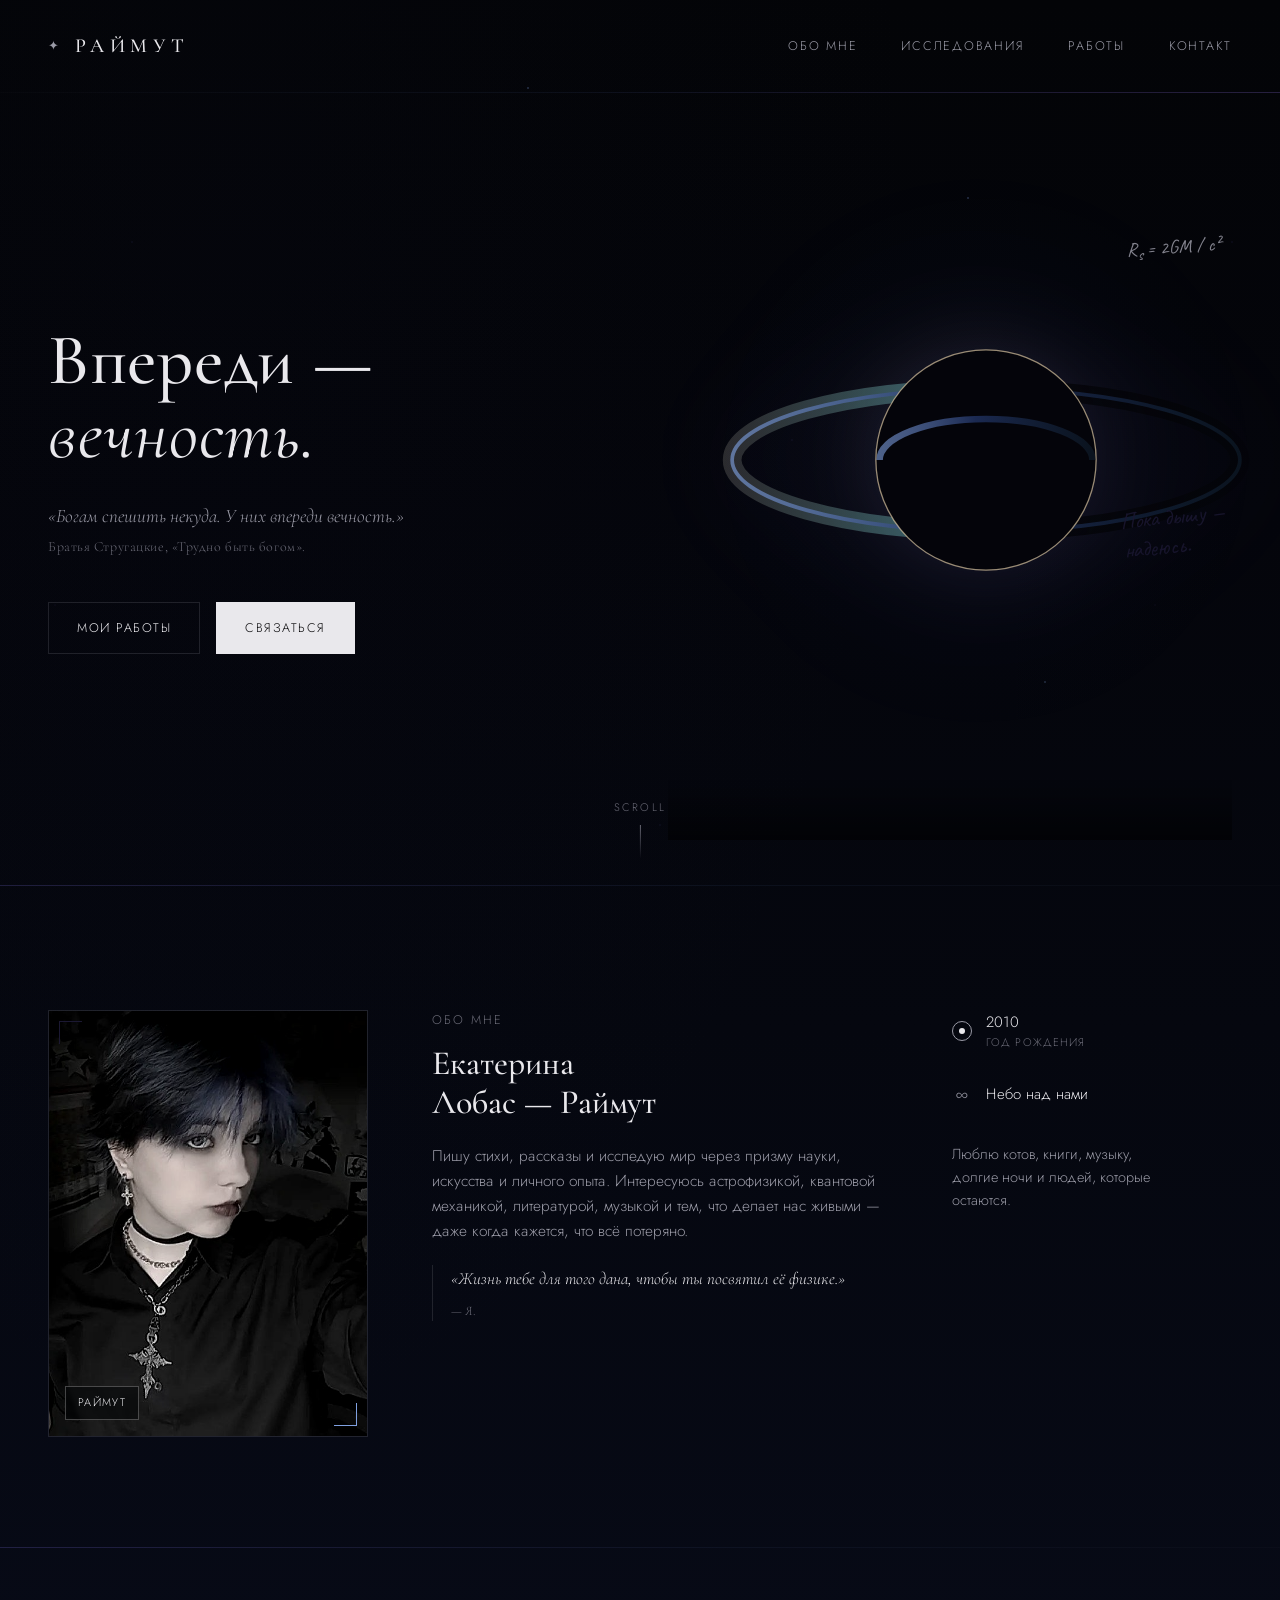
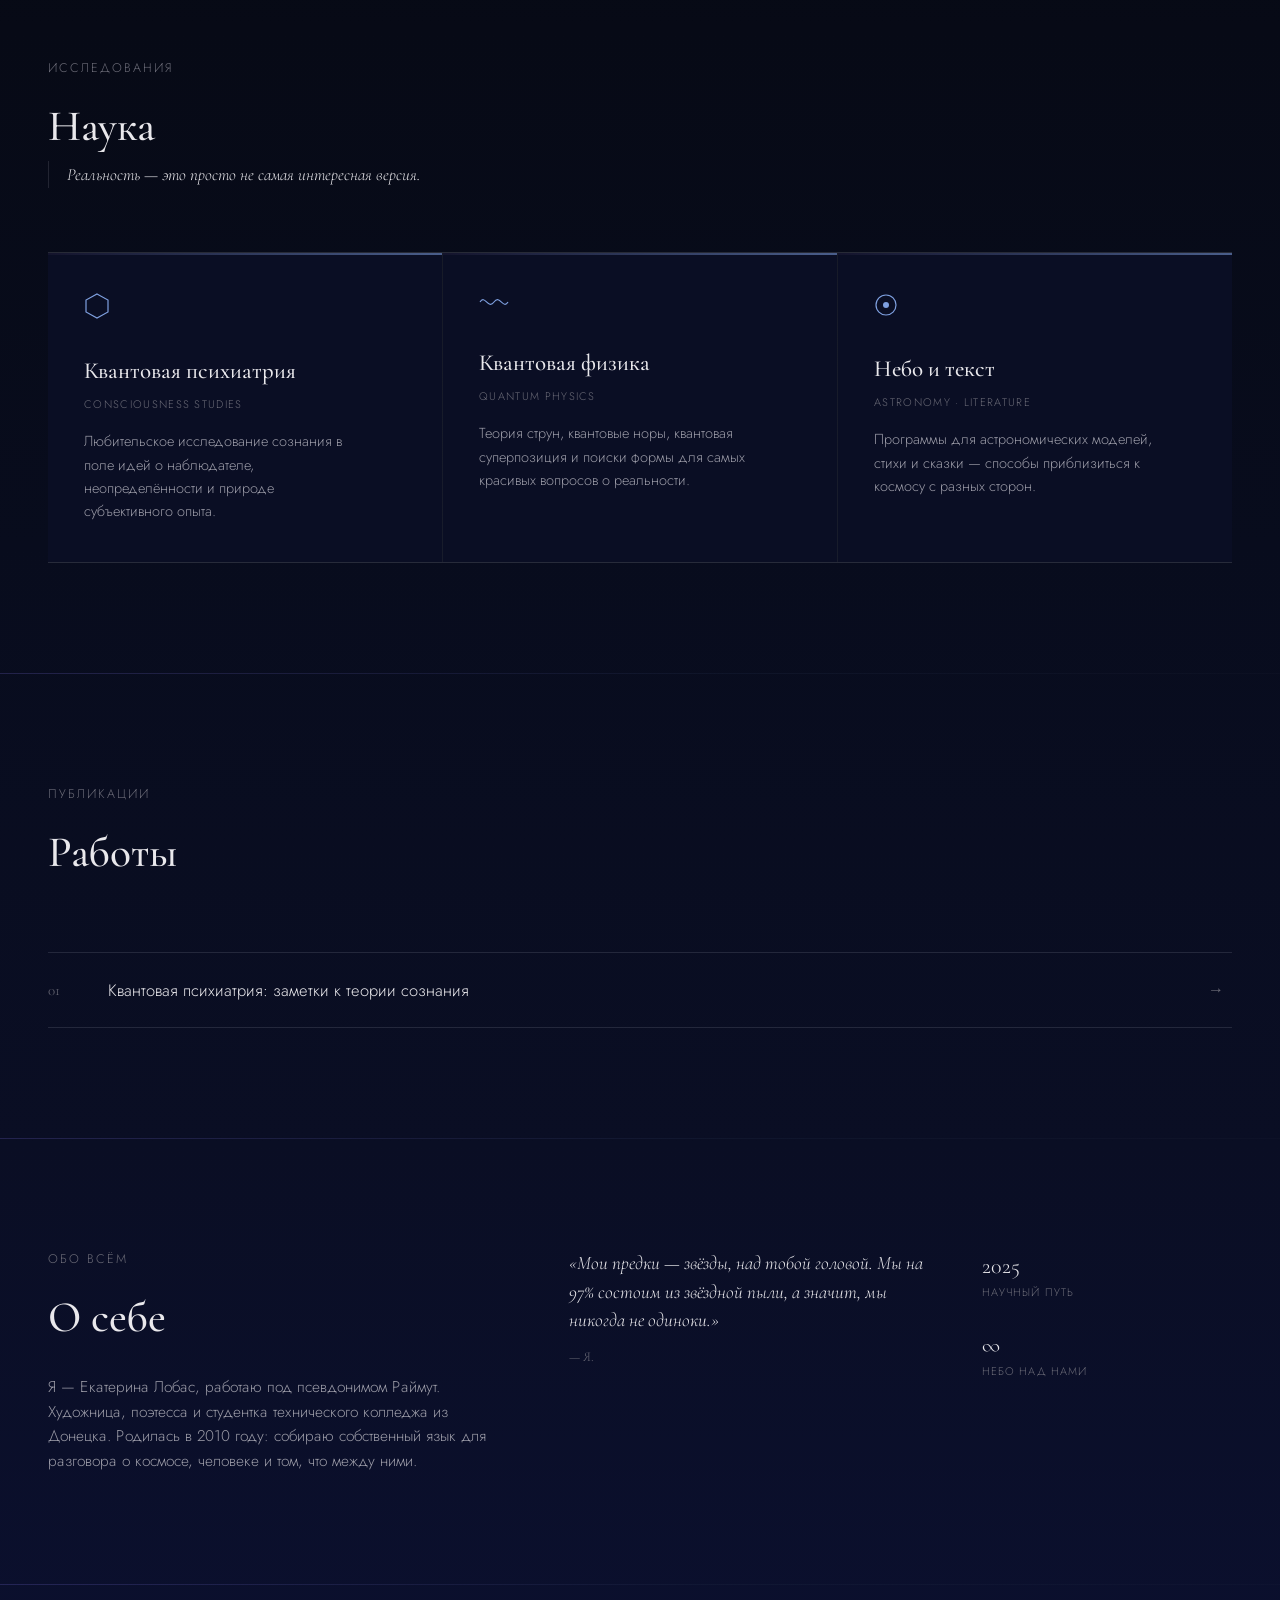
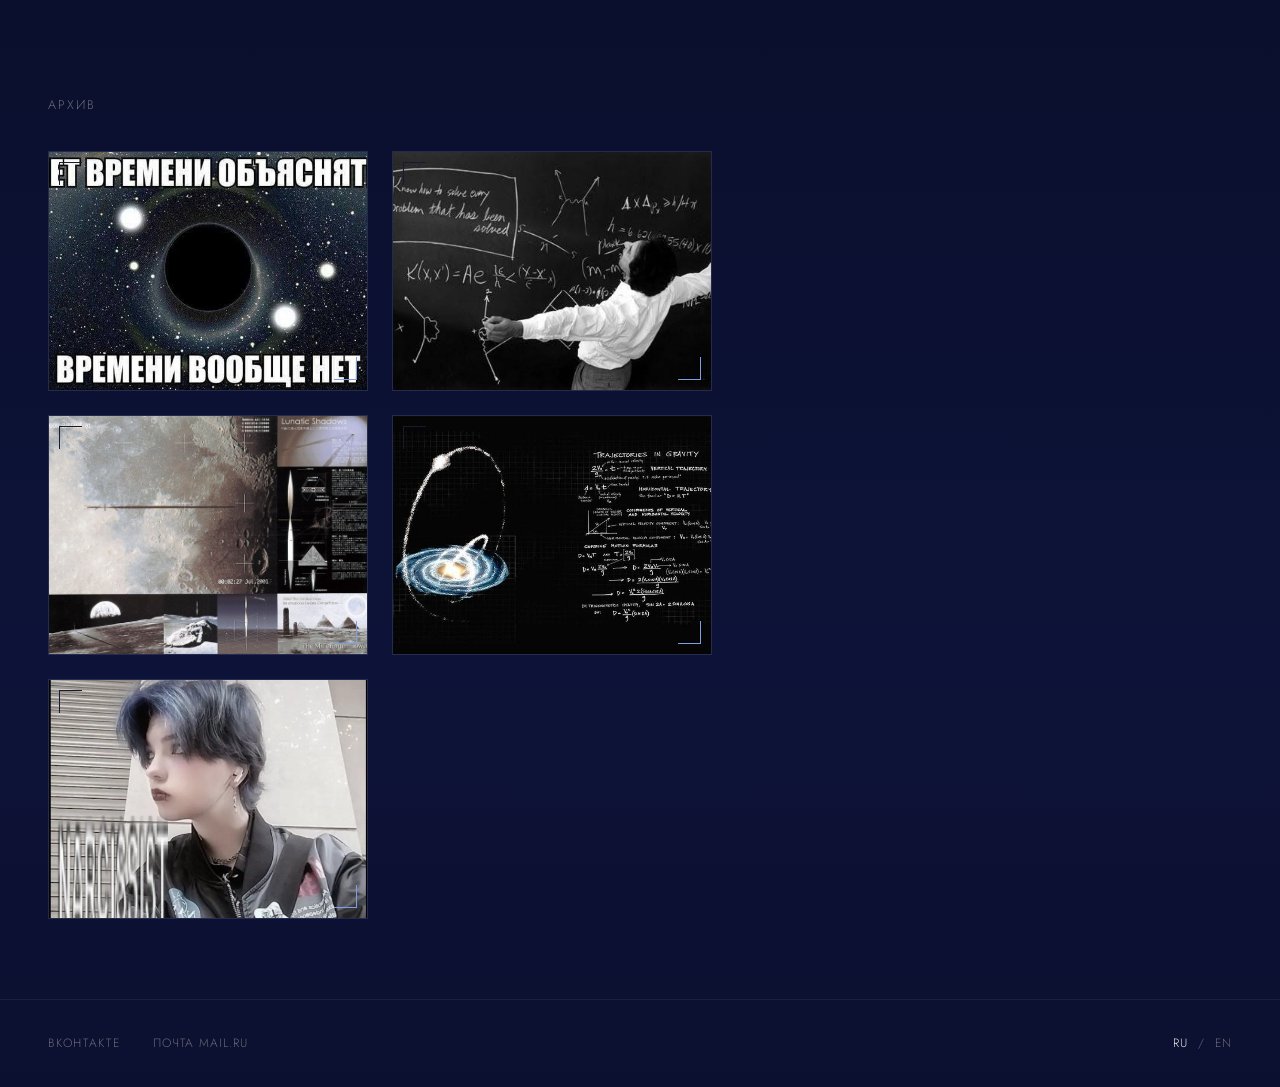
<file: SITETET/index.html>
<!DOCTYPE html>
<html lang="ru">
<head>
<meta charset="UTF-8">
<meta name="viewport" content="width=device-width, initial-scale=1.0">
<title>Раймут — Впереди вечность.</title>
<link rel="preconnect" href="https://fonts.googleapis.com">
<link rel="preconnect" href="https://fonts.gstatic.com" crossorigin>
<link href="https://fonts.googleapis.com/css2?family=Cormorant+Garamond:ital,wght@0,400;0,500;0,600;1,400;1,500&family=Jost:wght@300;400;500&family=Caveat:wght@500;600&display=swap" rel="stylesheet">
<link rel="stylesheet" href="style.css">
</head>
<body>

<div class="stars" aria-hidden="true"></div>

<header>
  <div class="logo">РАЙМУТ</div>
  <nav>
    <a href="#about">Обо мне</a>
    <a href="#science">Исследования</a>
    <a href="#works">Работы</a>
    <a href="#contact">Контакт</a>
  </nav>
</header>

<section class="hero">
  <div class="hero-copy">
    <h1 class="title">Впереди —<em>вечность.</em></h1>
    <blockquote class="hero-quote">
      «Богам спешить некуда. У них впереди вечность.»
      <cite>Братья Стругацкие, «Трудно быть богом».</cite>
    </blockquote>
    <div class="hero-actions">
      <a href="#works" class="btn">Мои работы</a>
      <a href="#contact" class="btn solid">Связаться</a>
    </div>
  </div>

  <div class="hero-visual">
    <svg class="blackhole" viewBox="0 0 600 600" aria-hidden="true">
      <defs>
        <radialGradient id="holeHalo" cx="46%" cy="46%" r="60%">
          <stop offset="0%" stop-color="#6a6a67" stop-opacity="0.16"/>
          <stop offset="45%" stop-color="#123" stop-opacity="0.08"/>
          <stop offset="100%" stop-color="#0a0e24" stop-opacity="0"/>
        </radialGradient>
        <linearGradient id="diskRing" x1="0%" y1="0%" x2="100%" y2="0%">
          <stop offset="0%" stop-color="#6a6a67" stop-opacity="0.5"/>
          <stop offset="35%" stop-color="#6aaa" stop-opacity="0.95"/>
          <stop offset="60%" stop-color="#03152" stop-opacity="0.85"/>
          <stop offset="100%" stop-color="#151BS4" stop-opacity="0.35"/>
        </linearGradient>
        <linearGradient id="diskRingInner" x1="0%" y1="0%" x2="100%" y2="0%">
          <stop offset="0%" stop-color="#7fa0e0" stop-opacity="0.7"/>
          <stop offset="45%" stop-color="#1F305E" stop-opacity="1"/>
          <stop offset="100%" stop-color="#123" stop-opacity="0.6"/>
        </linearGradient>
      </defs>

      <circle cx="300" cy="300" r="280" fill="url(#holeHalo)"/>

      <!-- outer accretion disk -->
      <ellipse cx="300" cy="300" rx="272" ry="76" fill="none" stroke="url(#diskRing)" stroke-width="20" opacity="0.75"/>
      <!-- bright inner edge of the disk -->
      <ellipse cx="300" cy="300" rx="272" ry="76" fill="none" stroke="url(#diskRingInner)" stroke-width="4" opacity="0.9"/>

      <!-- event horizon: swallows the middle of the disk -->
      <circle cx="300" cy="300" r="118" fill="#04040a"/>

      <!-- photon ring -->
      <circle cx="300" cy="300" r="118" fill="none" stroke="#fbe3b8" stroke-opacity="0.6" stroke-width="1.4"/>

      <!-- lensing arc: light bent up and over the top of the horizon -->
      <path d="M186,300 A114,44 0 0,1 414,300" fill="none" stroke="url(#diskRingInner)" stroke-width="7" opacity="0.85"/>
    </svg>

    <div class="scribble formula">R<sub>s</sub> = 2GM / c²</div>
    <div class="scribble hope">Пока дышу —<br>надеюсь.</div>

    <div class="desk-edge"></div>
  </div>

  <div class="scroll-cue"><span>SCROLL</span><span class="line"></span></div>
</section>

<section class="section" id="about">
  <span class="eyebrow" style="padding-left:48px; margin-left:-48px;"></span>
  <div class="about">
    <div class="about-photo">
      <img src="photo_2026-09-01_21-41-04.jpg" alt="Портрет">
      <div class="photo-tag">РАЙМУТ</div>
    </div>

    <div class="about-body">
      <span class="eyebrow">Обо мне</span>
      <h2 class="about-name">Екатерина<br>Лобас — Раймут</h2>
      <div class="about-text">
        <p>Пишу стихи, рассказы и исследую мир через призму науки, искусства и личного опыта. Интересуюсь астрофизикой, квантовой механикой, литературой, музыкой и тем, что делает нас живыми — даже когда кажется, что всё потеряно.</p>
      </div>
      <div class="about-quote">
        «Жизнь тебе для того дана, чтобы ты посвятил её физике.»
        <footer>— Я.</footer>
      </div>
    </div>

    <div class="about-facts">
      <div class="fact"><div class="ring"></div><div><div class="fact-num">2010</div><div class="fact-label">год рождения</div></div></div>
      <div class="fact infinity"><div class="ring"></div><div><div class="fact-num">Небо над нами</div></div></div>
      <p class="note">Люблю котов, книги, музыку, долгие ночи и людей, которые остаются.</p>
    </div>
  </div>
</section>

<section class="section" id="science">
  <div class="section-head" style="position:relative;">
    <span class="eyebrow">Исследования</span>
    <h2 class="h-title">Наука</h2>
    <div class="about-quote">Реальность — это просто не самая интересная версия.</div>
  </div>

  <div class="science-grid">
    <div class="science-card">
      <div class="science-icon">
        <svg width="26" height="26" viewBox="0 0 26 26" fill="none" stroke="currentColor" stroke-width="1.2"><path d="M13 1 L24 7 L24 19 L13 25 L2 19 L2 7 Z"/></svg>
      </div>
      <h3>Квантовая психиатрия</h3>
      <span class="science-tag">Consciousness Studies</span>
      <p>Любительское исследование сознания в поле идей о наблюдателе, неопределённости и природе субъективного опыта.</p>
    </div>
    <div class="science-card">
      <div class="science-icon">
        <svg width="30" height="18" viewBox="0 0 30 18" fill="none" stroke="currentColor" stroke-width="1.2"><path d="M1 9 C 6 1, 9 17, 15 9 C 21 1, 24 17, 29 9"/></svg>
      </div>
      <h3>Квантовая физика</h3>
      <span class="science-tag">Quantum Physics</span>
      <p>Теория струн, квантовые норы, квантовая суперпозиция и поиски формы для самых красивых вопросов о реальности.</p>
    </div>
    <div class="science-card">
      <div class="science-icon">
        <svg width="24" height="24" viewBox="0 0 24 24" fill="none" stroke="currentColor" stroke-width="1.2"><circle cx="12" cy="12" r="10"/><circle cx="12" cy="12" r="3" fill="currentColor" stroke="none"/></svg>
      </div>
      <h3>Небо и текст</h3>
      <span class="science-tag">Astronomy · Literature</span>
      <p>Программы для астрономических моделей, стихи и сказки — способы приблизиться к космосу с разных сторон.</p>
    </div>
  </div>
</section>

<section class="section" id="works">
  <div class="section-head">
    <span class="eyebrow">Публикации</span>
    <h2 class="h-title">Работы</h2>
  </div>

  <div class="pub-list">
    <a class="pub-row" href="http://127.0.0.1:5500/SITETET/статьи/quantum-psychiatry.html"><span class="num">01</span><span class="title-text">Квантовая психиатрия: заметки к теории сознания</span><span class="arrow">→</span></a>
  </div>
</section>

<section class="section" id="contact">
  <div class="self-grid">
    <div>
      <span class="eyebrow">Обо всём</span>
      <h2 class="h-title" style="margin-bottom:22px;">О себе</h2>
      <div class="self-text">
        <p>Я — Екатерина Лобас, работаю под псевдонимом Раймут. Художница, поэтесса и студентка технического колледжа из Донецка. Родилась в 2010 году: собираю собственный язык для разговора о космосе, человеке и том, что между ними.</p>
      </div>
    </div>

    <div class="self-quote">
      «Мои предки — звёзды, над тобой головой. Мы на 97% состоим из звёздной пыли, а значит, мы никогда не одиноки.»
      <footer>— Я.</footer>
    </div>

    <div class="self-stats">
      <div><div class="fact-num">2025</div><div class="fact-label">научный путь</div></div>
      <div><div class="fact-num">∞</div><div class="fact-label">небо над нами</div></div>
    </div>
  </div>
</section>

<section class="section" style="padding-bottom:80px;">
  <div class="section-head" style="margin-bottom:36px;">
    <span class="eyebrow">Архив</span>
  </div>
  <div class="archive-grid">
    <div class="archive-item">
      <img src="photo_2026-09-01_21-41-04 (2).jpg" alt="Архивная запись 1">
    </div>
    <div class="archive-item">
      <img src="photo_2026-09-01_21-41-04 (3).jpg" alt="Архивная запись 2">
    </div>
    <div class="archive-item">
      <img src="photo_2026-09-18_09-35-58 (2).jpg" alt="Архивная запись 3">
    </div>
    <div class="archive-item">
      <img src="photo_2026-09-18_09-35-58.jpg" alt="Архивная запись 4">
    </div>
    <div class="archive-item">
      <img src="photo_2026-09-18_09-35-59.jpg" alt="Архивная запись 5">
    </div>
  </div>
</section>

<footer class="site-footer">
  <div class="footer-links">
    <a href="https://vk.ru/siriusshir">ВКонтакте</a>
    <a href="http://my.mail.ru/mail/katy_lobas2010">Почта mail.ru</a>
  </div>
  <div class="lang-switch"><span class="active">RU</span><span>/</span><span>EN</span></div>
</footer>

</body>
</html>
</file>
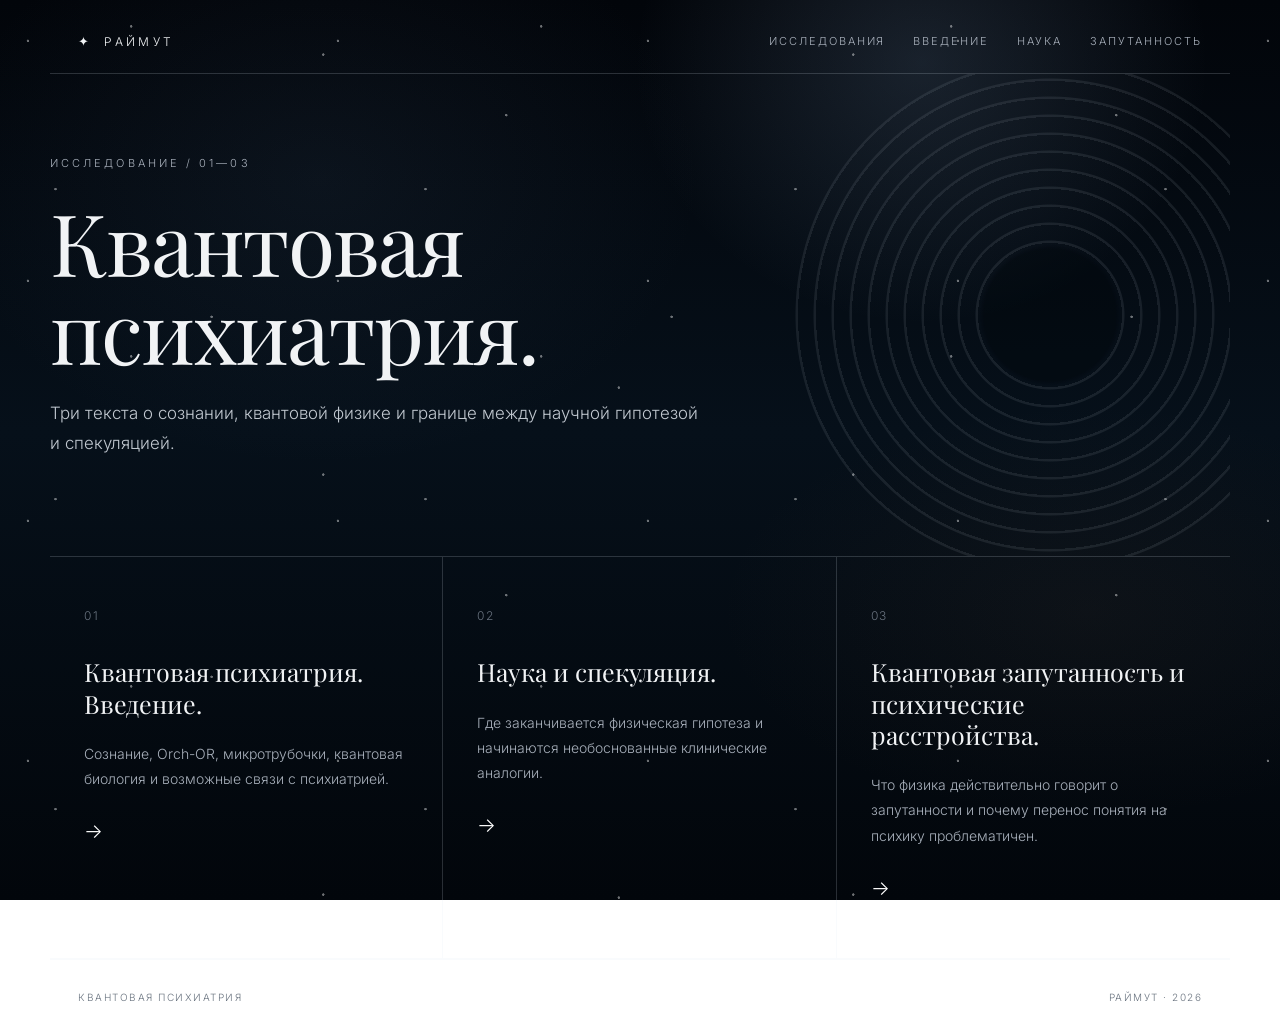
<file: SITETET/статьи/index.html>
<!DOCTYPE html>
<html lang="ru">
<head>
<meta charset="UTF-8">
<meta name="viewport" content="width=device-width, initial-scale=1.0">
<title>Квантовая психиатрия — исследования</title>
<link rel="stylesheet" href="style.css">
</head>
<body>
<header class="site-header">
  <a class="brand" href="index.html">Раймут</a>
  <nav>
    <a href="index.html">Исследования</a>
    <a href="quantum-psychiatry.html">Введение</a>
    <a href="quantum-mind.html">Наука</a>
    <a href="entanglement.html">Запутанность</a>
  </nav>
</header>

<main class="page">
  <section class="hero">
    <div class="hero-content">
      <div class="kicker">Исследование / 01—03</div>
      <h1>Квантовая<br>психиатрия.</h1>
      <p>Три текста о сознании, квантовой физике и границе между научной гипотезой и спекуляцией.</p>
    </div>
  </section>

  <section class="cards">
    <a class="card" href="quantum-psychiatry.html">
      <div class="card-number">01</div>
      <h3>Квантовая психиатрия. Введение.</h3>
      <p>Сознание, Orch-OR, микротрубочки, квантовая биология и возможные связи с психиатрией.</p>
      <span class="arrow">→</span>
    </a>

    <a class="card" href="quantum-mind.html">
      <div class="card-number">02</div>
      <h3>Наука и спекуляция.</h3>
      <p>Где заканчивается физическая гипотеза и начинаются необоснованные клинические аналогии.</p>
      <span class="arrow">→</span>
    </a>

    <a class="card" href="entanglement.html">
      <div class="card-number">03</div>
      <h3>Квантовая запутанность и психические расстройства.</h3>
      <p>Что физика действительно говорит о запутанности и почему перенос понятия на психику проблематичен.</p>
      <span class="arrow">→</span>
    </a>
  </section>
</main>

<footer class="footer">
  <span>Квантовая психиатрия</span>
  <span>Раймут · 2026</span>
</footer>
</body>
</html>
</file>
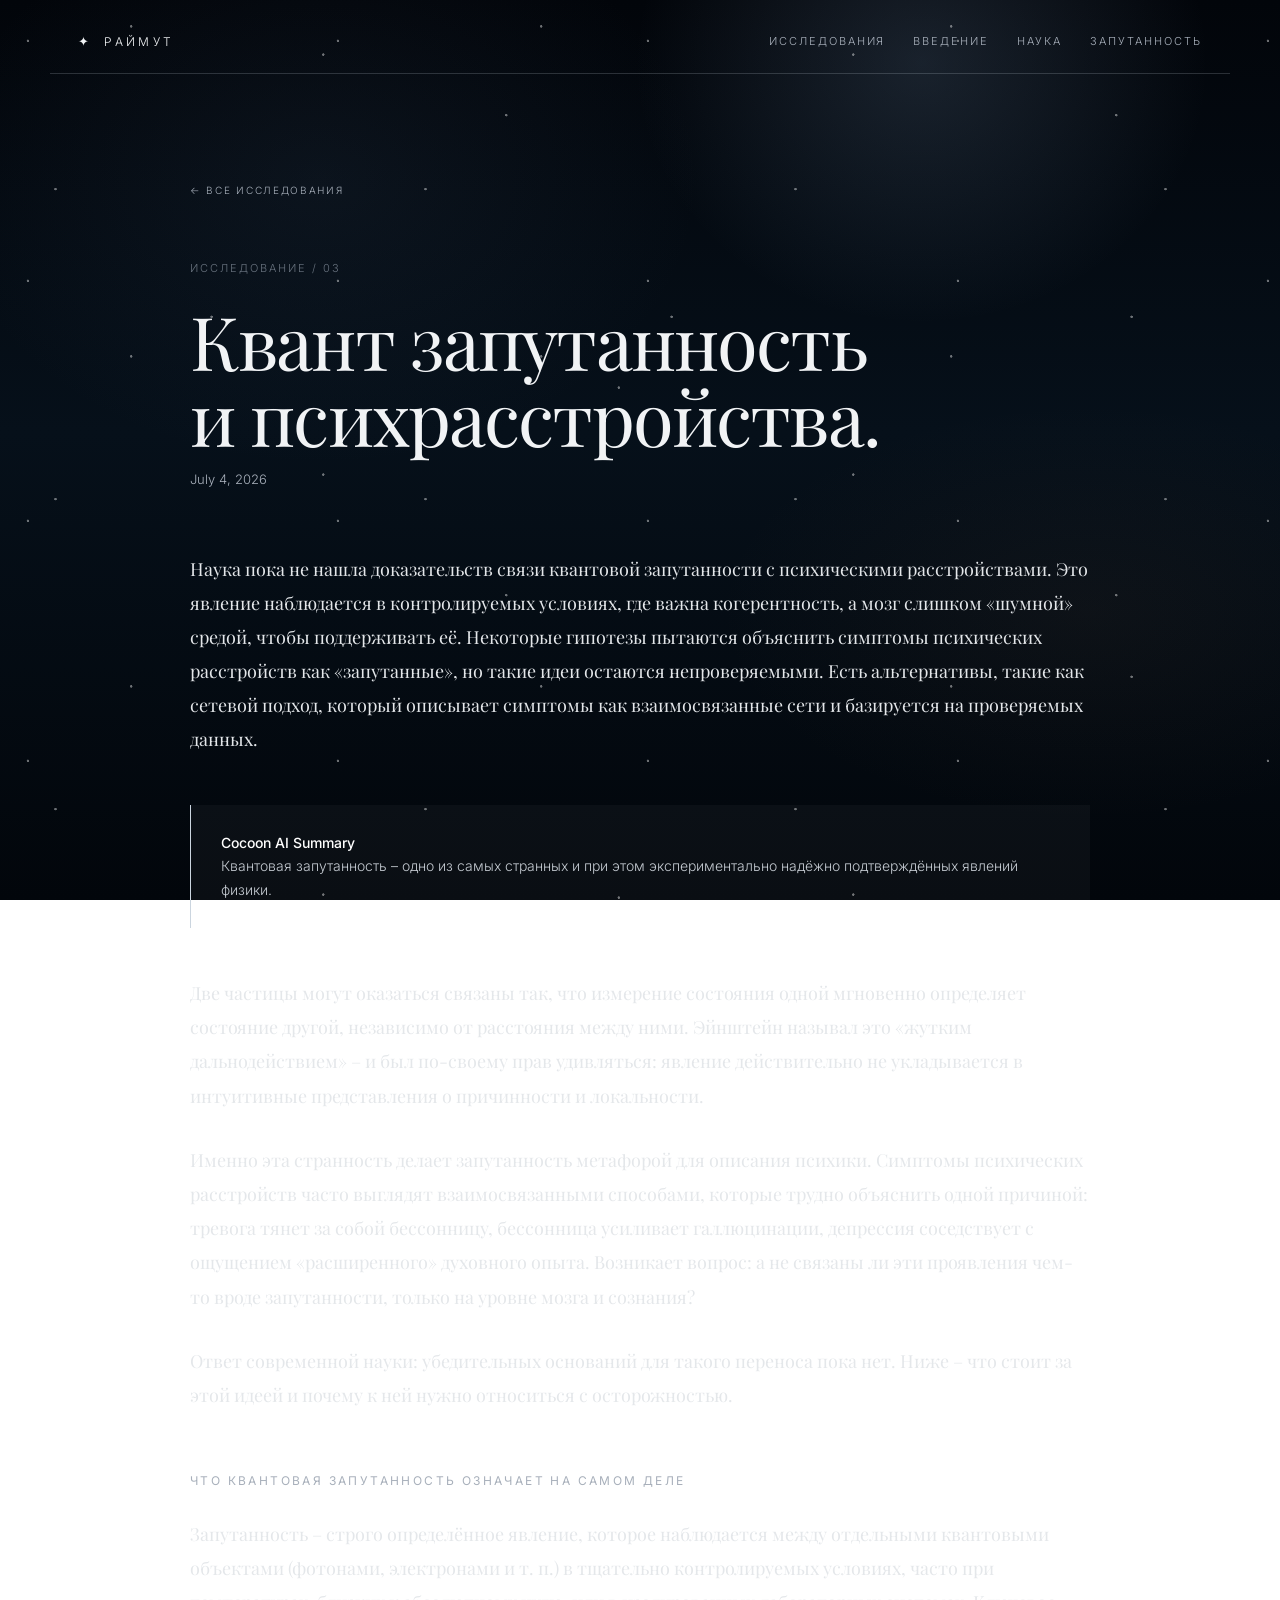
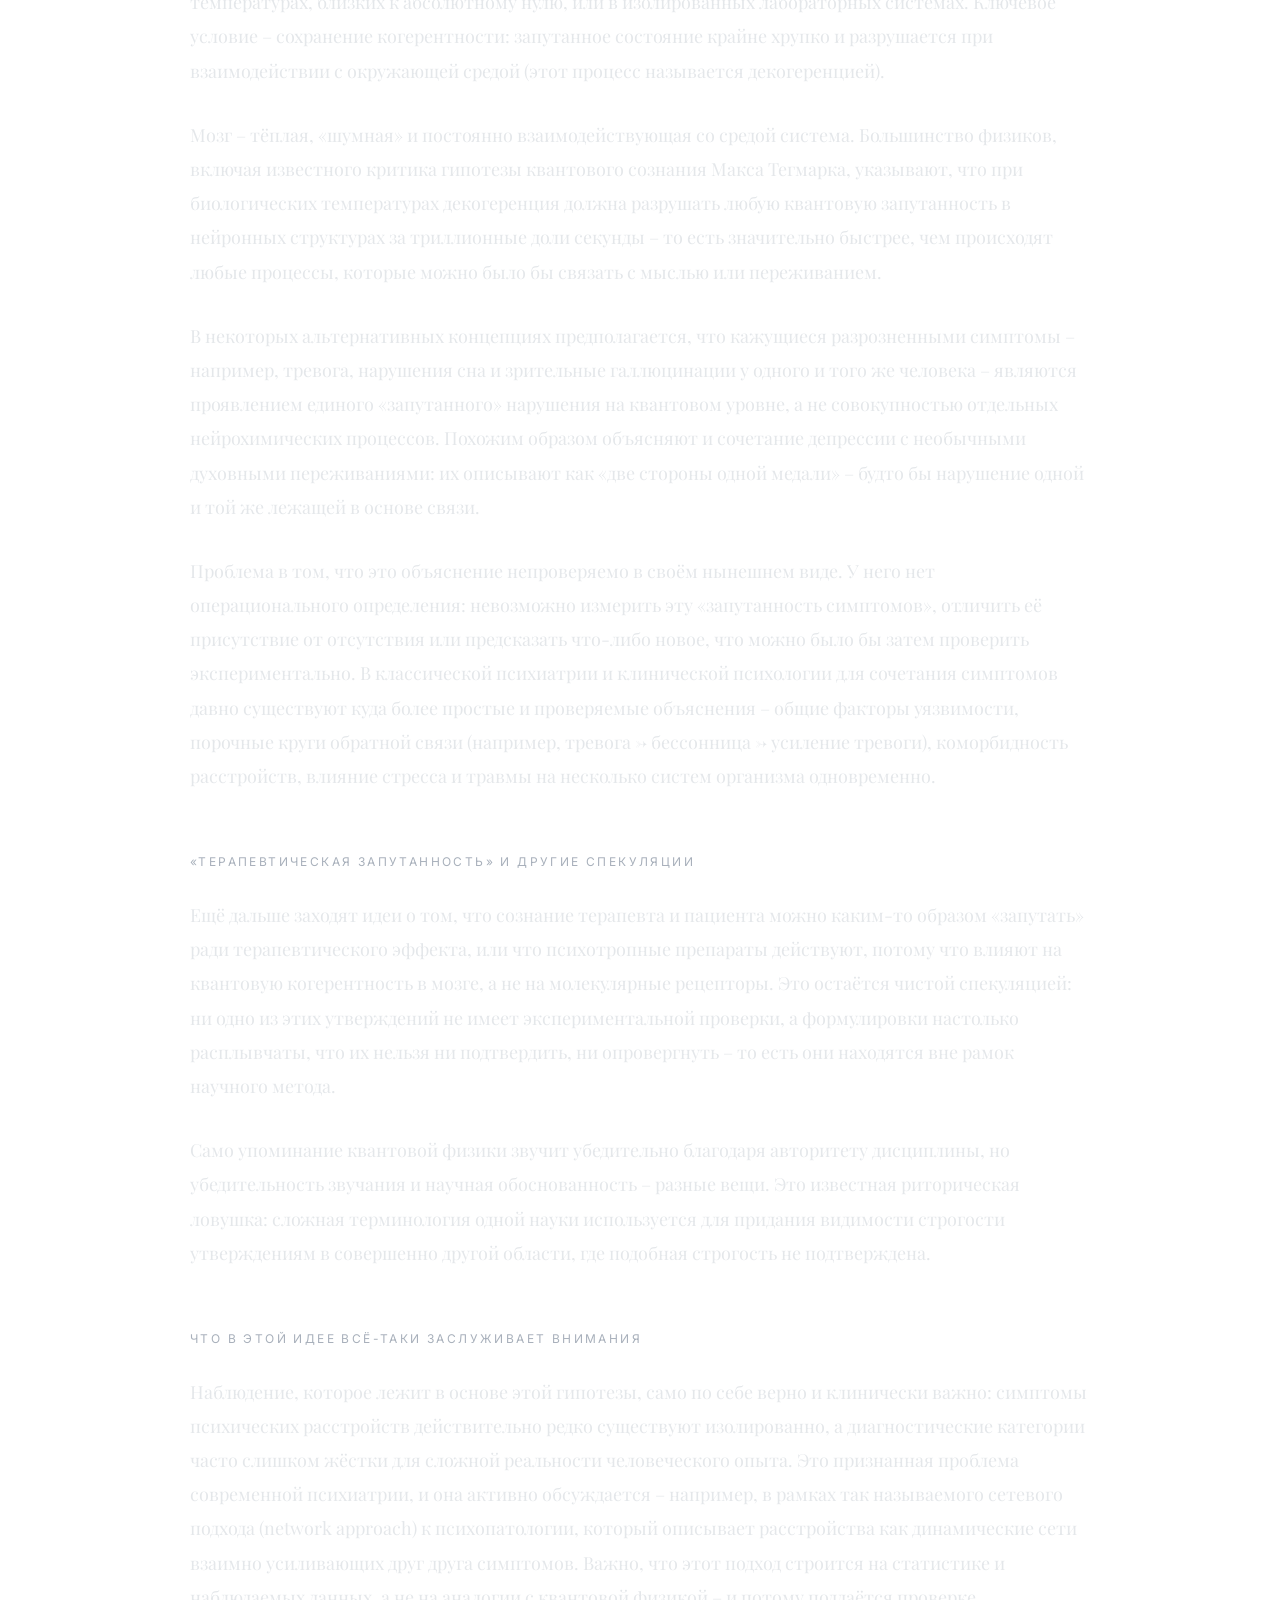
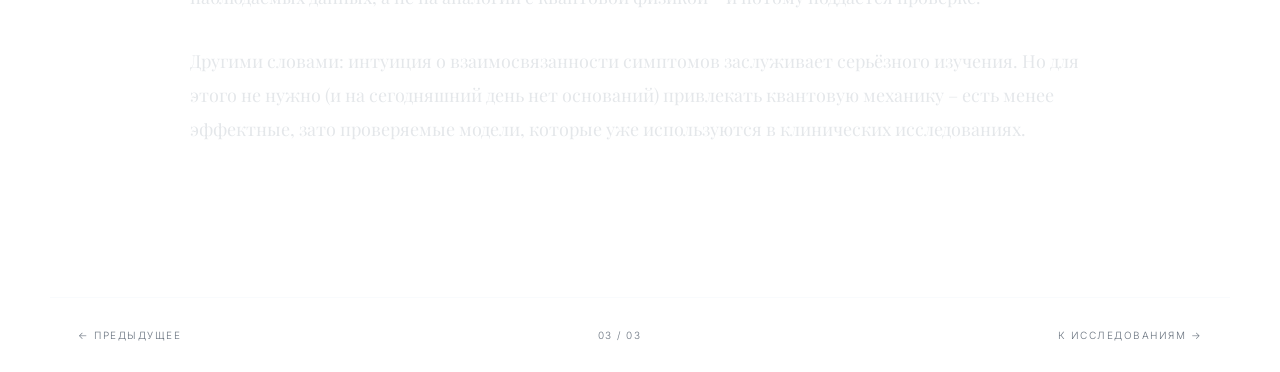
<file: SITETET/статьи/entanglement.html>
<!DOCTYPE html>
<html lang="ru">
<head>
<meta charset="UTF-8">
<meta name="viewport" content="width=device-width, initial-scale=1.0">
<title>Квант запутанность и психрасстройства</title>
<link rel="stylesheet" href="style.css">
</head>
<body>
<header class="site-header">
  <a class="brand" href="index.html">Раймут</a>
  <nav>
    <a href="index.html">Исследования</a>
    <a href="quantum-psychiatry.html">Введение</a>
    <a href="quantum-mind.html">Наука</a>
    <a href="entanglement.html">Запутанность</a>
  </nav>
</header>

<main class="article-shell">
<a class="back" href="index.html">← Все исследования</a>
<div class="article-meta">Исследование / 03</div>
<h1 class="article-title">Квант запутанность<br>и психрасстройства.</h1>
<div class="date">July 4, 2026</div>

<article class="article">
<p>Наука пока не нашла доказательств связи квантовой запутанности с психическими расстройствами. Это явление наблюдается в контролируемых условиях, где важна когерентность, а мозг слишком «шумной» средой, чтобы поддерживать её. Некоторые гипотезы пытаются объяснить симптомы психических расстройств как «запутанные», но такие идеи остаются непроверяемыми. Есть альтернативы, такие как сетевой подход, который описывает симптомы как взаимосвязанные сети и базируется на проверяемых данных.</p>

<div class="notice"><strong>Cocoon AI Summary</strong><br>Квантовая запутанность – одно из самых странных и при этом экспериментально надёжно подтверждённых явлений физики.</div>

<p>Две частицы могут оказаться связаны так, что измерение состояния одной мгновенно определяет состояние другой, независимо от расстояния между ними. Эйнштейн называл это «жутким дальнодействием» – и был по-своему прав удивляться: явление действительно не укладывается в интуитивные представления о причинности и локальности.</p>
<p>Именно эта странность делает запутанность метафорой для описания психики. Симптомы психических расстройств часто выглядят взаимосвязанными способами, которые трудно объяснить одной причиной: тревога тянет за собой бессонницу, бессонница усиливает галлюцинации, депрессия соседствует с ощущением «расширенного» духовного опыта. Возникает вопрос: а не связаны ли эти проявления чем-то вроде запутанности, только на уровне мозга и сознания?</p>
<p>Ответ современной науки: убедительных оснований для такого переноса пока нет. Ниже – что стоит за этой идеей и почему к ней нужно относиться с осторожностью.</p>

<h3>Что квантовая запутанность означает на самом деле</h3>
<p>Запутанность – строго определённое явление, которое наблюдается между отдельными квантовыми объектами (фотонами, электронами и т. п.) в тщательно контролируемых условиях, часто при температурах, близких к абсолютному нулю, или в изолированных лабораторных системах. Ключевое условие – сохранение когерентности: запутанное состояние крайне хрупко и разрушается при взаимодействии с окружающей средой (этот процесс называется декогеренцией).</p>
<p>Мозг – тёплая, «шумная» и постоянно взаимодействующая со средой система. Большинство физиков, включая известного критика гипотезы квантового сознания Макса Тегмарка, указывают, что при биологических температурах декогеренция должна разрушать любую квантовую запутанность в нейронных структурах за триллионные доли секунды – то есть значительно быстрее, чем происходят любые процессы, которые можно было бы связать с мыслью или переживанием.</p>

<p>В некоторых альтернативных концепциях предполагается, что кажущиеся разрозненными симптомы – например, тревога, нарушения сна и зрительные галлюцинации у одного и того же человека – являются проявлением единого «запутанного» нарушения на квантовом уровне, а не совокупностью отдельных нейрохимических процессов. Похожим образом объясняют и сочетание депрессии с необычными духовными переживаниями: их описывают как «две стороны одной медали» – будто бы нарушение одной и той же лежащей в основе связи.</p>
<p>Проблема в том, что это объяснение непроверяемо в своём нынешнем виде. У него нет операционального определения: невозможно измерить эту «запутанность симптомов», отличить её присутствие от отсутствия или предсказать что-либо новое, что можно было бы затем проверить экспериментально. В классической психиатрии и клинической психологии для сочетания симптомов давно существуют куда более простые и проверяемые объяснения – общие факторы уязвимости, порочные круги обратной связи (например, тревога → бессонница → усиление тревоги), коморбидность расстройств, влияние стресса и травмы на несколько систем организма одновременно.</p>

<h3>«Терапевтическая запутанность» и другие спекуляции</h3>
<p>Ещё дальше заходят идеи о том, что сознание терапевта и пациента можно каким-то образом «запутать» ради терапевтического эффекта, или что психотропные препараты действуют, потому что влияют на квантовую когерентность в мозге, а не на молекулярные рецепторы. Это остаётся чистой спекуляцией: ни одно из этих утверждений не имеет экспериментальной проверки, а формулировки настолько расплывчаты, что их нельзя ни подтвердить, ни опровергнуть – то есть они находятся вне рамок научного метода.</p>
<p>Само упоминание квантовой физики звучит убедительно благодаря авторитету дисциплины, но убедительность звучания и научная обоснованность – разные вещи. Это известная риторическая ловушка: сложная терминология одной науки используется для придания видимости строгости утверждениям в совершенно другой области, где подобная строгость не подтверждена.</p>

<h3>Что в этой идее всё-таки заслуживает внимания</h3>
<p>Наблюдение, которое лежит в основе этой гипотезы, само по себе верно и клинически важно: симптомы психических расстройств действительно редко существуют изолированно, а диагностические категории часто слишком жёстки для сложной реальности человеческого опыта. Это признанная проблема современной психиатрии, и она активно обсуждается – например, в рамках так называемого сетевого подхода (network approach) к психопатологии, который описывает расстройства как динамические сети взаимно усиливающих друг друга симптомов. Важно, что этот подход строится на статистике и наблюдаемых данных, а не на аналогии с квантовой физикой – и потому поддаётся проверке.</p>
<p>Другими словами: интуиция о взаимосвязанности симптомов заслуживает серьёзного изучения. Но для этого не нужно (и на сегодняшний день нет оснований) привлекать квантовую механику – есть менее эффектные, зато проверяемые модели, которые уже используются в клинических исследованиях.</p>
</article>
</main>

<footer class="footer"><a href="quantum-mind.html">← Предыдущее</a><span>03 / 03</span><a href="index.html">К исследованиям →</a></footer>
</body>
</html>
</file>
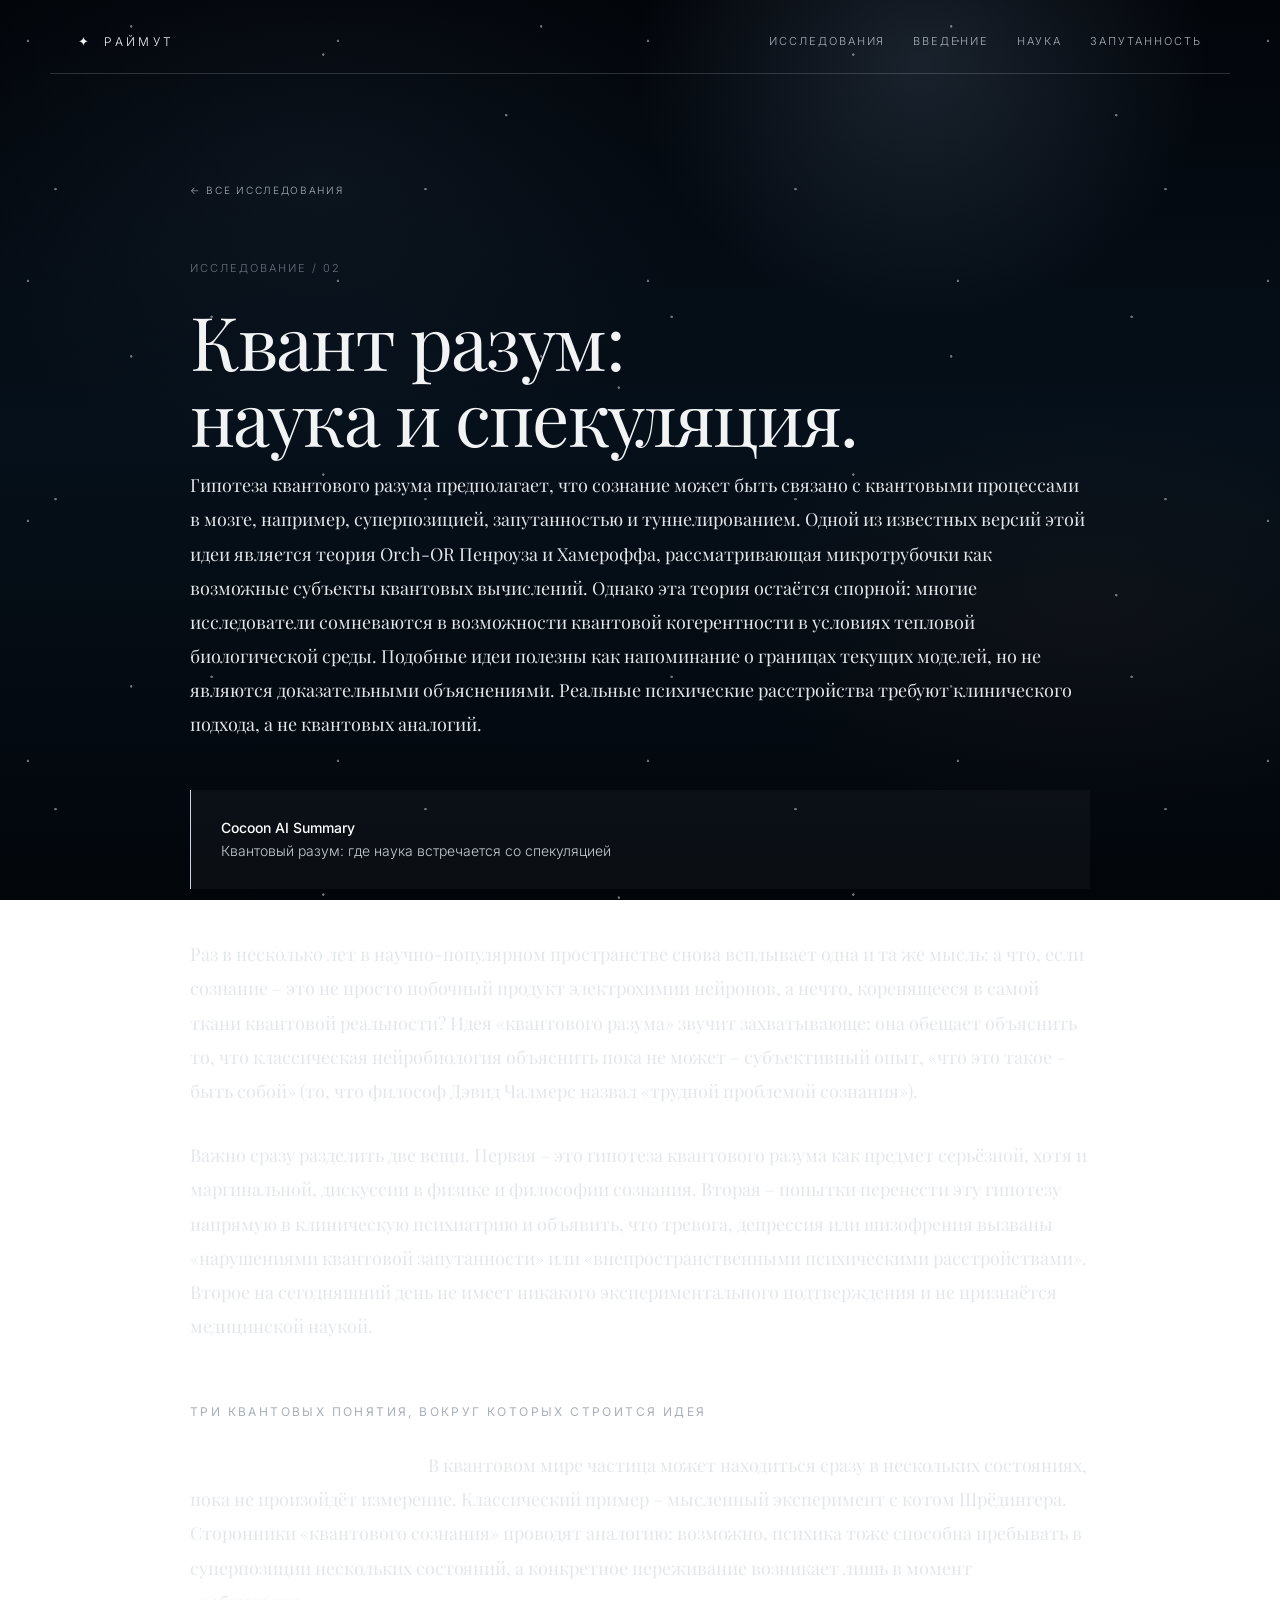
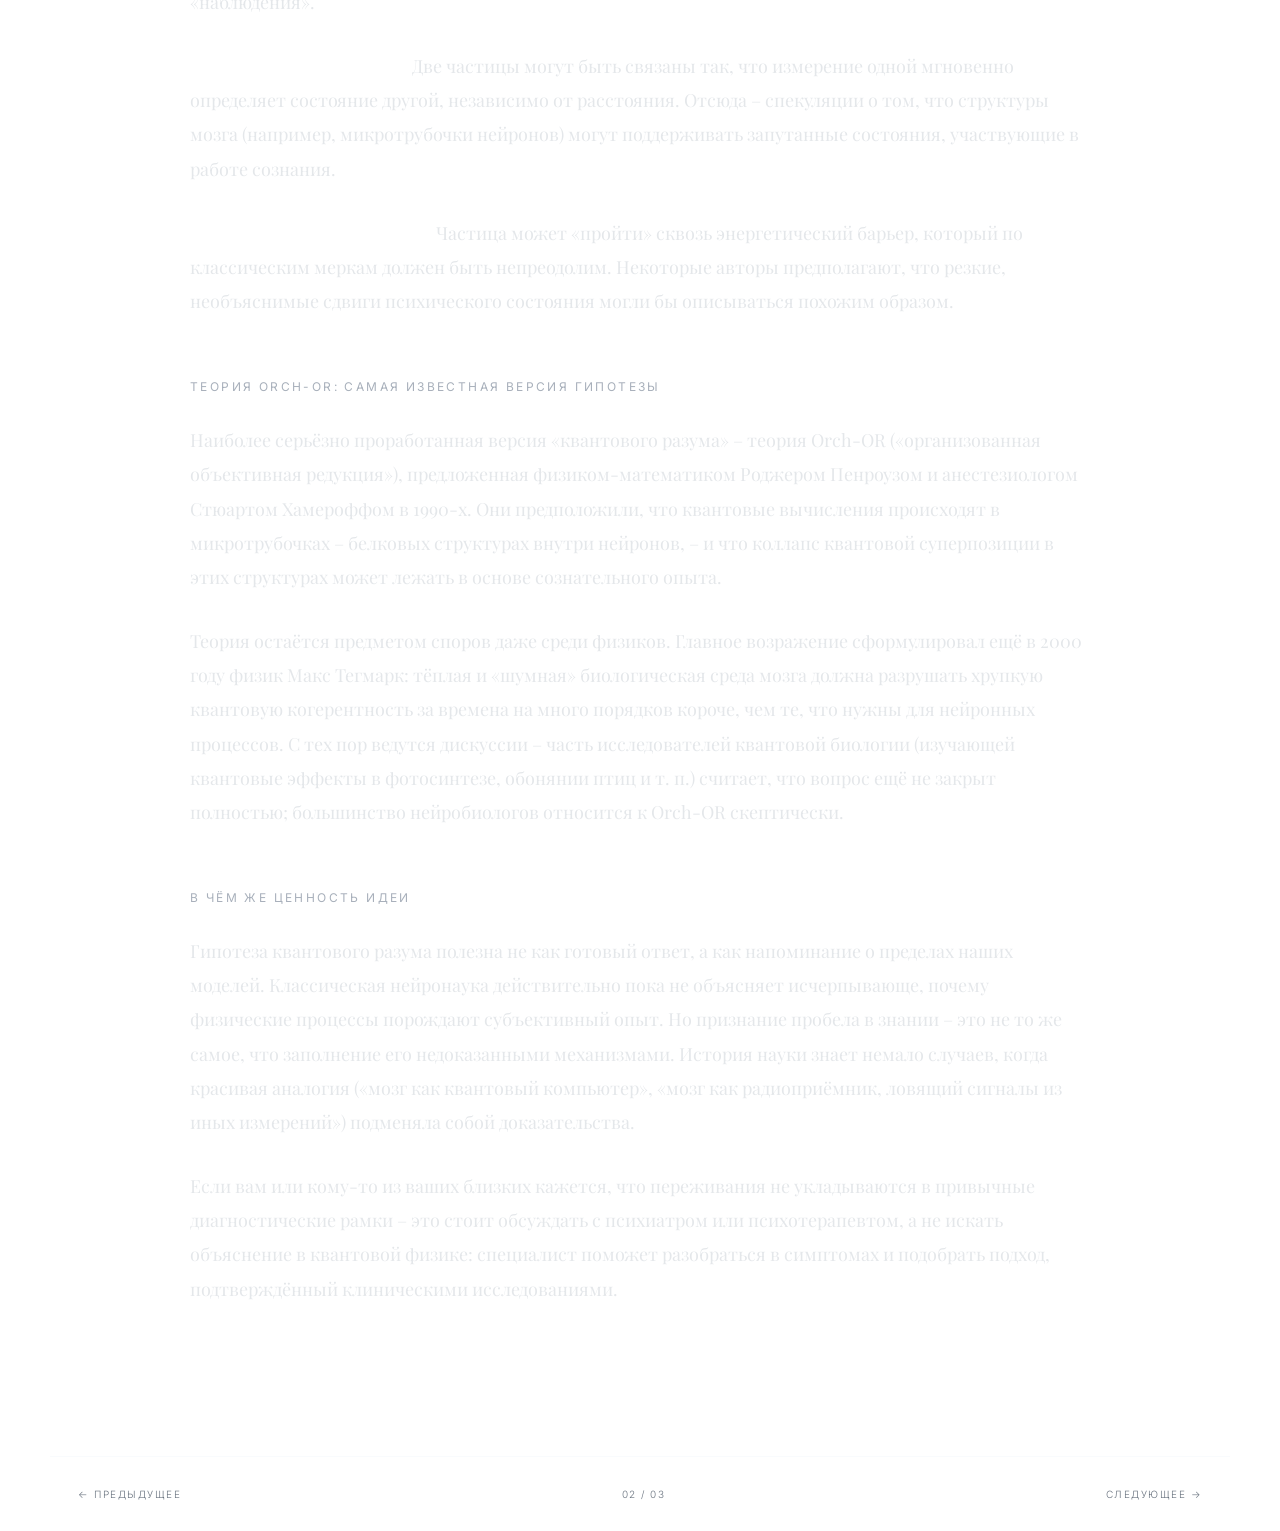
<file: SITETET/статьи/quantum-mind.html>
<!DOCTYPE html>
<html lang="ru">
<head>
<meta charset="UTF-8">
<meta name="viewport" content="width=device-width, initial-scale=1.0">
<title>Квант разум: наука и спекуляция</title>
<link rel="stylesheet" href="style.css">
</head>
<body>
<header class="site-header">
  <a class="brand" href="index.html">Раймут</a>
  <nav>
    <a href="index.html">Исследования</a>
    <a href="quantum-psychiatry.html">Введение</a>
    <a href="quantum-mind.html">Наука</a>
    <a href="entanglement.html">Запутанность</a>
  </nav>
</header>

<main class="article-shell">
<a class="back" href="index.html">← Все исследования</a>
<div class="article-meta">Исследование / 02</div>
<h1 class="article-title">Квант разум:<br>наука и спекуляция.</h1>

<article class="article">
<p>Гипотеза квантового разума предполагает, что сознание может быть связано с квантовыми процессами в мозге, например, суперпозицией, запутанностью и туннелированием. Одной из известных версий этой идеи является теория Orch-OR Пенроуза и Хамероффа, рассматривающая микротрубочки как возможные субъекты квантовых вычислений. Однако эта теория остаётся спорной: многие исследователи сомневаются в возможности квантовой когерентности в условиях тепловой биологической среды. Подобные идеи полезны как напоминание о границах текущих моделей, но не являются доказательными объяснениями. Реальные психические расстройства требуют клинического подхода, а не квантовых аналогий.</p>

<div class="notice"><strong>Cocoon AI Summary</strong><br>Квантовый разум: где наука встречается со спекуляцией</div>

<p>Раз в несколько лет в научно-популярном пространстве снова всплывает одна и та же мысль: а что, если сознание – это не просто побочный продукт электрохимии нейронов, а нечто, коренящееся в самой ткани квантовой реальности? Идея «квантового разума» звучит захватывающе: она обещает объяснить то, что классическая нейробиология объяснить пока не может – субъективный опыт, «что это такое – быть собой» (то, что философ Дэвид Чалмерс назвал «трудной проблемой сознания»).</p>
<p>Важно сразу разделить две вещи. Первая – это гипотеза квантового разума как предмет серьёзной, хотя и маргинальной, дискуссии в физике и философии сознания. Вторая – попытки перенести эту гипотезу напрямую в клиническую психиатрию и объявить, что тревога, депрессия или шизофрения вызваны «нарушениями квантовой запутанности» или «внепространственными психическими расстройствами». Второе на сегодняшний день не имеет никакого экспериментального подтверждения и не признаётся медицинской наукой.</p>

<h3>Три квантовых понятия, вокруг которых строится идея</h3>
<p><strong>Суперпозиция (квантовая).</strong> В квантовом мире частица может находиться сразу в нескольких состояниях, пока не произойдёт измерение. Классический пример – мысленный эксперимент с котом Шрёдингера. Сторонники «квантового сознания» проводят аналогию: возможно, психика тоже способна пребывать в суперпозиции нескольких состояний, а конкретное переживание возникает лишь в момент «наблюдения».</p>
<p><strong>Квантовая запутанность.</strong> Две частицы могут быть связаны так, что измерение одной мгновенно определяет состояние другой, независимо от расстояния. Отсюда – спекуляции о том, что структуры мозга (например, микротрубочки нейронов) могут поддерживать запутанные состояния, участвующие в работе сознания.</p>
<p><strong>Квантовое туннелирование.</strong> Частица может «пройти» сквозь энергетический барьер, который по классическим меркам должен быть непреодолим. Некоторые авторы предполагают, что резкие, необъяснимые сдвиги психического состояния могли бы описываться похожим образом.</p>

<h3>Теория Orch-OR: самая известная версия гипотезы</h3>
<p>Наиболее серьёзно проработанная версия «квантового разума» – теория Orch-OR («организованная объективная редукция»), предложенная физиком-математиком Роджером Пенроузом и анестезиологом Стюартом Хамероффом в 1990-х. Они предположили, что квантовые вычисления происходят в микротрубочках – белковых структурах внутри нейронов, – и что коллапс квантовой суперпозиции в этих структурах может лежать в основе сознательного опыта.</p>
<p>Теория остаётся предметом споров даже среди физиков. Главное возражение сформулировал ещё в 2000 году физик Макс Тегмарк: тёплая и «шумная» биологическая среда мозга должна разрушать хрупкую квантовую когерентность за времена на много порядков короче, чем те, что нужны для нейронных процессов. С тех пор ведутся дискуссии – часть исследователей квантовой биологии (изучающей квантовые эффекты в фотосинтезе, обонянии птиц и т. п.) считает, что вопрос ещё не закрыт полностью; большинство нейробиологов относится к Orch-OR скептически.</p>

<h3>В чём же ценность идеи</h3>
<p>Гипотеза квантового разума полезна не как готовый ответ, а как напоминание о пределах наших моделей. Классическая нейронаука действительно пока не объясняет исчерпывающе, почему физические процессы порождают субъективный опыт. Но признание пробела в знании – это не то же самое, что заполнение его недоказанными механизмами. История науки знает немало случаев, когда красивая аналогия («мозг как квантовый компьютер», «мозг как радиоприёмник, ловящий сигналы из иных измерений») подменяла собой доказательства.</p>
<p>Если вам или кому-то из ваших близких кажется, что переживания не укладываются в привычные диагностические рамки – это стоит обсуждать с психиатром или психотерапевтом, а не искать объяснение в квантовой физике: специалист поможет разобраться в симптомах и подобрать подход, подтверждённый клиническими исследованиями.</p>
</article>
</main>

<footer class="footer"><a href="quantum-psychiatry.html">← Предыдущее</a><span>02 / 03</span><a href="entanglement.html">Следующее →</a></footer>
</body>
</html>
</file>
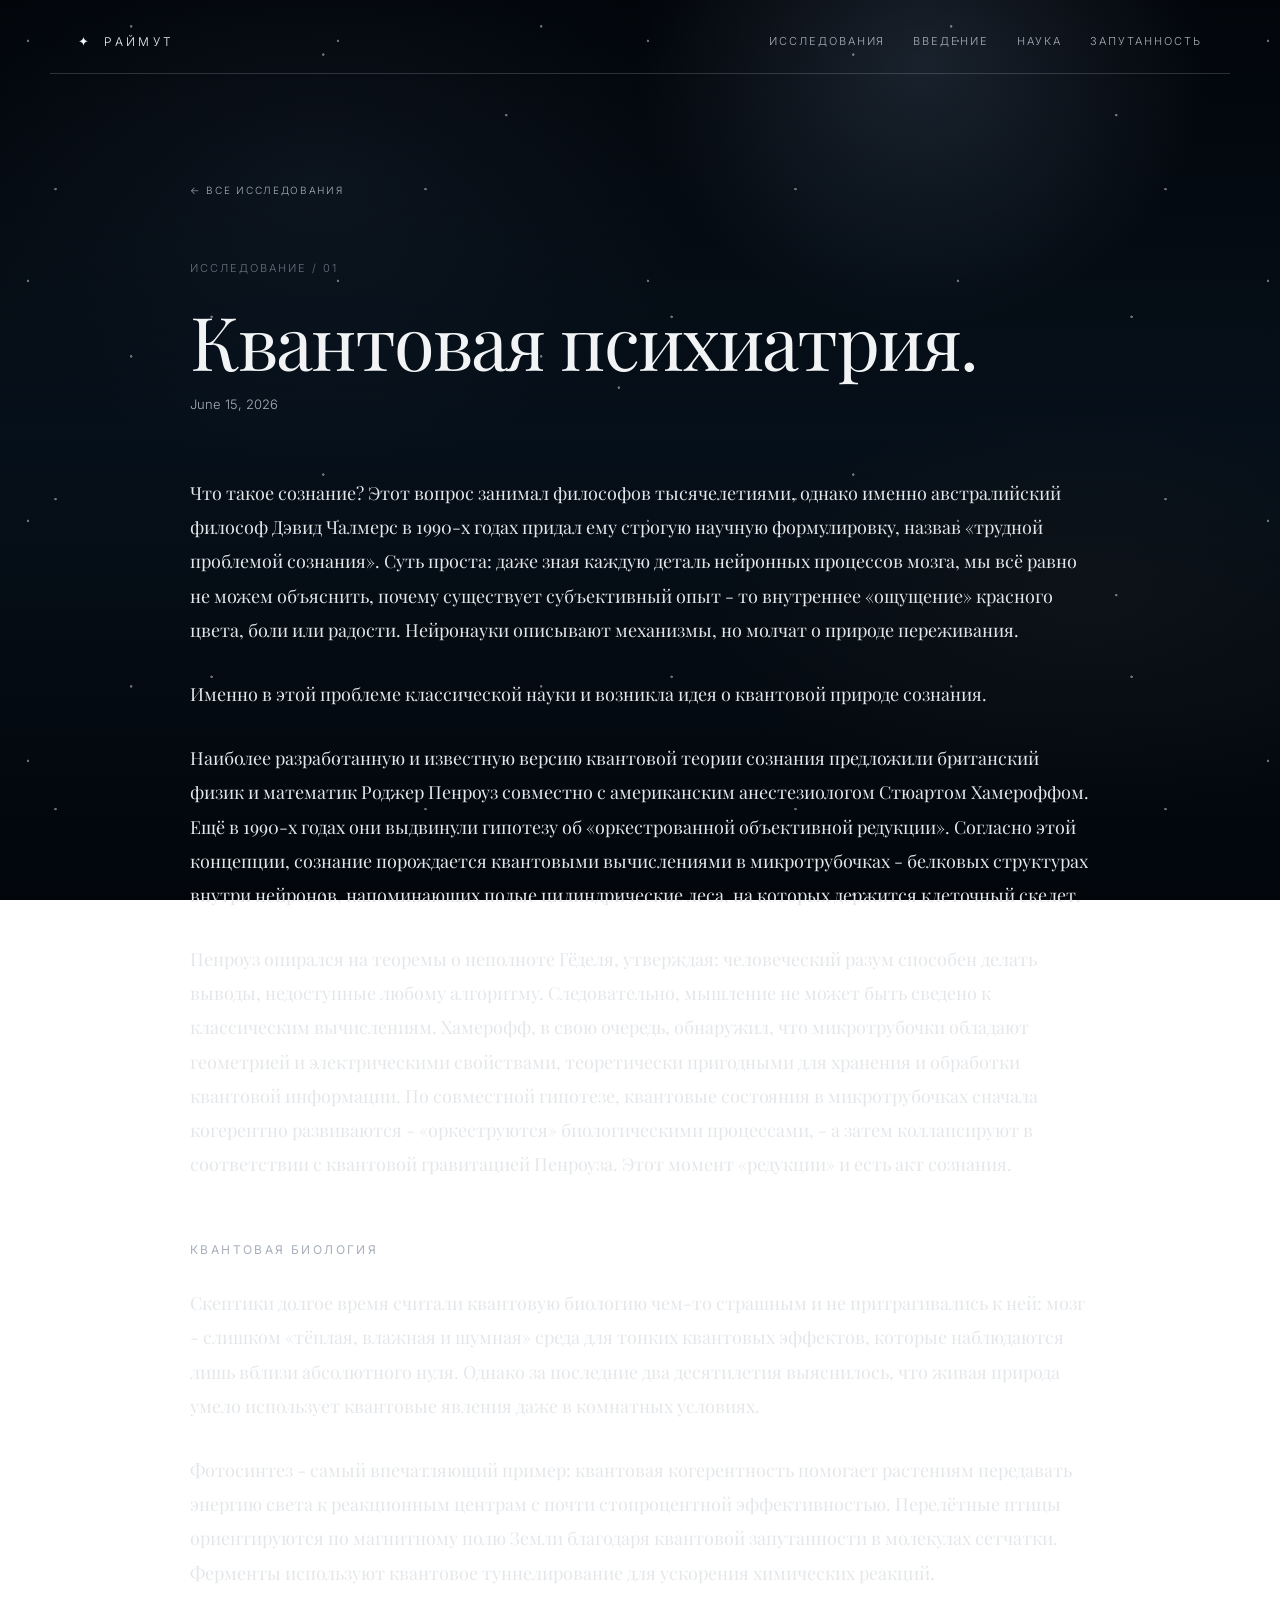
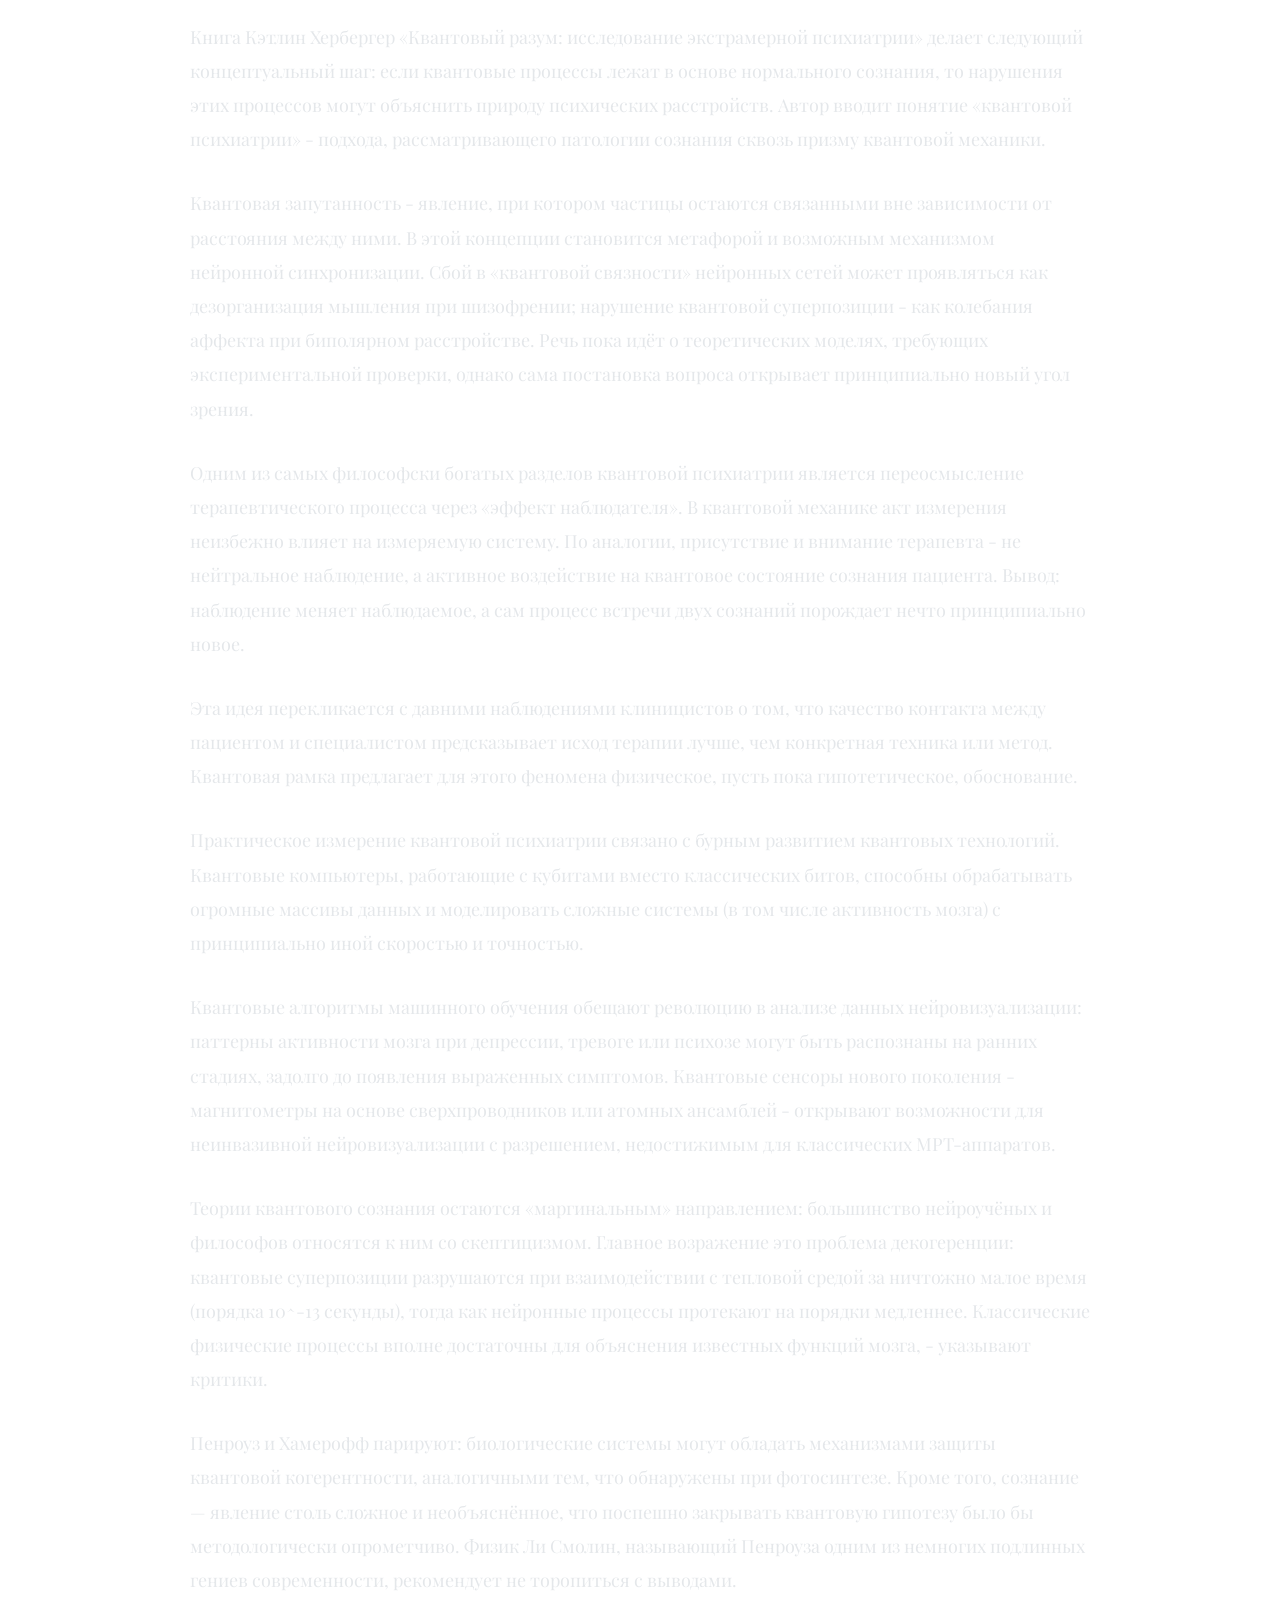
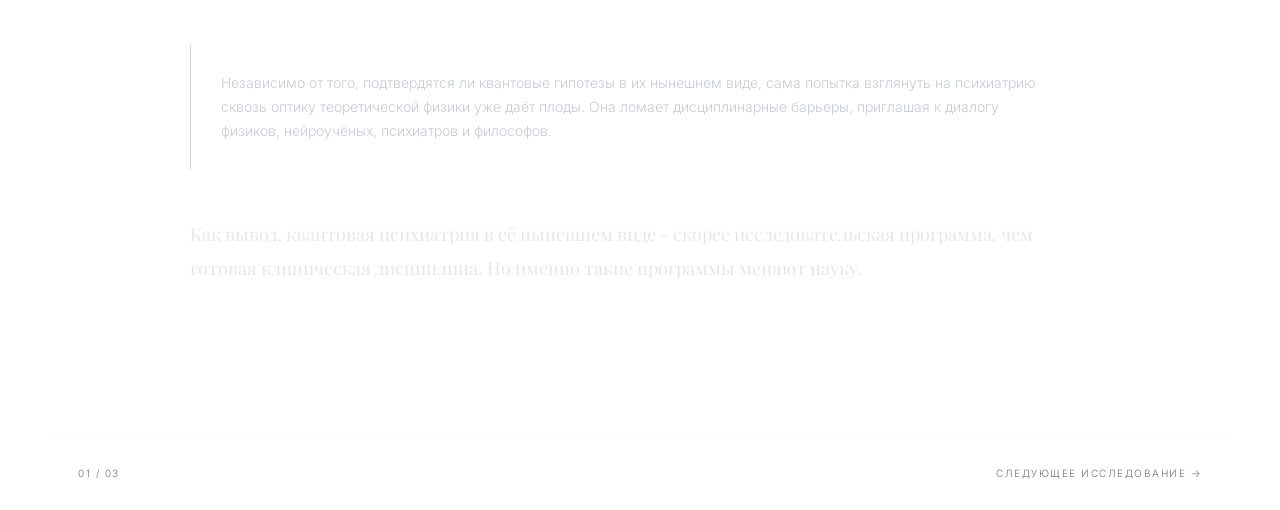
<file: SITETET/статьи/quantum-psychiatry.html>
<!DOCTYPE html>
<html lang="ru">
<head>
<meta charset="UTF-8">
<meta name="viewport" content="width=device-width, initial-scale=1.0">
<title>Квантовая психиатрия</title>
<link rel="stylesheet" href="style.css">
</head>
<body>
<header class="site-header">
  <a class="brand" href="index.html">Раймут</a>
  <nav>
    <a href="index.html">Исследования</a>
    <a href="quantum-psychiatry.html">Введение</a>
    <a href="quantum-mind.html">Наука</a>
    <a href="entanglement.html">Запутанность</a>
  </nav>
</header>

<main class="article-shell">
<a class="back" href="index.html">← Все исследования</a>
<div class="article-meta">Исследование / 01</div>
<h1 class="article-title">Квантовая психиатрия.</h1>
<div class="date">June 15, 2026</div>

<article class="article">
<p>Что такое сознание? Этот вопрос занимал философов тысячелетиями, однако именно австралийский философ Дэвид Чалмерс в 1990-х годах придал ему строгую научную формулировку, назвав «трудной проблемой сознания». Суть проста: даже зная каждую деталь нейронных процессов мозга, мы всё равно не можем объяснить, почему существует субъективный опыт - то внутреннее «ощущение» красного цвета, боли или радости. Нейронауки описывают механизмы, но молчат о природе переживания.</p>
<p>Именно в этой проблеме классической науки и возникла идея о квантовой природе сознания.</p>

<p>Наиболее разработанную и известную версию квантовой теории сознания предложили британский физик и математик Роджер Пенроуз совместно с американским анестезиологом Стюартом Хамероффом. Ещё в 1990-х годах они выдвинули гипотезу об «оркестрованной объективной редукции». Согласно этой концепции, сознание порождается квантовыми вычислениями в микротрубочках - белковых структурах внутри нейронов, напоминающих полые цилиндрические леса, на которых держится клеточный скелет.</p>
<p>Пенроуз опирался на теоремы о неполноте Гёделя, утверждая: человеческий разум способен делать выводы, недоступные любому алгоритму. Следовательно, мышление не может быть сведено к классическим вычислениям. Хамерофф, в свою очередь, обнаружил, что микротрубочки обладают геометрией и электрическими свойствами, теоретически пригодными для хранения и обработки квантовой информации. По совместной гипотезе, квантовые состояния в микротрубочках сначала когерентно развиваются - «оркеструются» биологическими процессами, - а затем коллапсируют в соответствии с квантовой гравитацией Пенроуза. Этот момент «редукции» и есть акт сознания.</p>

<h3>Квантовая биология</h3>
<p>Скептики долгое время считали квантовую биологию чем-то страшным и не притрагивались к ней: мозг - слишком «тёплая, влажная и шумная» среда для тонких квантовых эффектов, которые наблюдаются лишь вблизи абсолютного нуля. Однако за последние два десятилетия выяснилось, что живая природа умело использует квантовые явления даже в комнатных условиях.</p>
<p>Фотосинтез - самый впечатляющий пример: квантовая когерентность помогает растениям передавать энергию света к реакционным центрам с почти стопроцентной эффективностью. Перелётные птицы ориентируются по магнитному полю Земли благодаря квантовой запутанности в молекулах сетчатки. Ферменты используют квантовое туннелирование для ускорения химических реакций.</p>

<p>Книга Кэтлин Хербергер «Квантовый разум: исследование экстрамерной психиатрии» делает следующий концептуальный шаг: если квантовые процессы лежат в основе нормального сознания, то нарушения этих процессов могут объяснить природу психических расстройств. Автор вводит понятие «квантовой психиатрии» - подхода, рассматривающего патологии сознания сквозь призму квантовой механики.</p>
<p>Квантовая запутанность - явление, при котором частицы остаются связанными вне зависимости от расстояния между ними. В этой концепции становится метафорой и возможным механизмом нейронной синхронизации. Сбой в «квантовой связности» нейронных сетей может проявляться как дезорганизация мышления при шизофрении; нарушение квантовой суперпозиции - как колебания аффекта при биполярном расстройстве. Речь пока идёт о теоретических моделях, требующих экспериментальной проверки, однако сама постановка вопроса открывает принципиально новый угол зрения.</p>

<p>Одним из самых философски богатых разделов квантовой психиатрии является переосмысление терапевтического процесса через «эффект наблюдателя». В квантовой механике акт измерения неизбежно влияет на измеряемую систему. По аналогии, присутствие и внимание терапевта - не нейтральное наблюдение, а активное воздействие на квантовое состояние сознания пациента. Вывод: наблюдение меняет наблюдаемое, а сам процесс встречи двух сознаний порождает нечто принципиально новое.</p>
<p>Эта идея перекликается с давними наблюдениями клиницистов о том, что качество контакта между пациентом и специалистом предсказывает исход терапии лучше, чем конкретная техника или метод. Квантовая рамка предлагает для этого феномена физическое, пусть пока гипотетическое, обоснование.</p>

<p>Практическое измерение квантовой психиатрии связано с бурным развитием квантовых технологий. Квантовые компьютеры, работающие с кубитами вместо классических битов, способны обрабатывать огромные массивы данных и моделировать сложные системы (в том числе активность мозга) с принципиально иной скоростью и точностью.</p>
<p>Квантовые алгоритмы машинного обучения обещают революцию в анализе данных нейровизуализации: паттерны активности мозга при депрессии, тревоге или психозе могут быть распознаны на ранних стадиях, задолго до появления выраженных симптомов. Квантовые сенсоры нового поколения - магнитометры на основе сверхпроводников или атомных ансамблей - открывают возможности для неинвазивной нейровизуализации с разрешением, недостижимым для классических МРТ-аппаратов.</p>

<p>Теории квантового сознания остаются «маргинальным» направлением: большинство нейроучёных и философов относятся к ним со скептицизмом. Главное возражение это проблема декогеренции: квантовые суперпозиции разрушаются при взаимодействии с тепловой средой за ничтожно малое время (порядка 10^-13 секунды), тогда как нейронные процессы протекают на порядки медленнее. Классические физические процессы вполне достаточны для объяснения известных функций мозга, - указывают критики.</p>
<p>Пенроуз и Хамерофф парируют: биологические системы могут обладать механизмами защиты квантовой когерентности, аналогичными тем, что обнаружены при фотосинтезе. Кроме того, сознание — явление столь сложное и необъяснённое, что поспешно закрывать квантовую гипотезу было бы методологически опрометчиво. Физик Ли Смолин, называющий Пенроуза одним из немногих подлинных гениев современности, рекомендует не торопиться с выводами.</p>

<div class="notice">Независимо от того, подтвердятся ли квантовые гипотезы в их нынешнем виде, сама попытка взглянуть на психиатрию сквозь оптику теоретической физики уже даёт плоды. Она ломает дисциплинарные барьеры, приглашая к диалогу физиков, нейроучёных, психиатров и философов.</div>
<p>Как вывод, квантовая психиатрия в её нынешнем виде - скорее исследовательская программа, чем готовая клиническая дисциплина. Но именно такие программы меняют науку.</p>
</article>
</main>

<footer class="footer"><span>01 / 03</span><a href="quantum-mind.html">Следующее исследование →</a></footer>
</body>
</html>
</file>
<file: SITETET/style.css>
:root{
    --bg-void:#050608;
    --bg-deep:#0a0c12;
    --bg-panel:#0d0f17;
    --bg-navy:#0a0e24;
    --bg-navy-deep:#0d1338;
    --line:rgba(230,230,240,0.12);
    --line-soft:rgba(230,230,240,0.07);
    --line-blue:rgba(34, 45, 71, 0.28);
    --ink:#e9e8ec;
    --ink-dim:#9a9aa6;
    --ink-faint:#6a6a76;
    --accent:#c9cdd8;
    --accent-blue:#7fa0e0;
    --accent-gold:#1b1832;
    --star:#ffffff;
    --hole-glow:#231b45;
  }

  *{ box-sizing:border-box; margin:0; padding:0; }

  html{ scroll-behavior:smooth; }

  body{
    background:
      radial-gradient(ellipse 90% 50% at 18% 4%, rgba(24, 26, 64, 0.05), transparent 60%),
      linear-gradient(180deg,
        #030407 0%,
        #04050b 12%,
        #05070f 24%,
        #070a16 38%,
        #080c1d 50%,
        #0a0e24 64%,
        #0b1030 78%,
        #0d1338 90%,
        #0c1030 100%);
    color:var(--ink);
    font-family:'Jost', sans-serif;
    font-weight:300;
    line-height:1.6;
    overflow-x:hidden;
  }

  a{ color:inherit; text-decoration:none; }

  ::selection{ background:var(--hole-glow); color:#101010; }

  /* ---------- starfield ---------- */
  .stars{
    position:fixed; inset:0; z-index:0; pointer-events:none;
    background-image:
      radial-gradient(1.5px 1.5px at 20% 30%, #fff) 60%, transparent 100%,
      radial-gradient(1px 1px at 65% 15%, #fff) 60%, transparent 100%,
      radial-gradient(1.5px 1.5px at 80% 60%, #fff) 60%, transparent 100%,
      radial-gradient(1px 1px at 40% 80%, #fff) 60%, transparent 100%,
      radial-gradient(1px 1px at 10% 70%, #fff) 60%, transparent 100%,
      radial-gradient(1.5px 1.5px at 90% 85%, #fff) 60%, transparent 100%,
      radial-gradient(1px 1px at 55% 45%, #fff) 60%, transparent 100%,
      radial-gradient(1px 1px at 30% 55%, #fff) 50%, transparent 100%;
    background-repeat:repeat;
    background-size: 900px 900px;
    opacity:0.6;
  }

  .stars::before{
    content:"";
    position:absolute; inset:0;
    background-image:
      radial-gradient(1px 1px at 8% 12%, #fff) 70%, transparent 100%,
      radial-gradient(0.8px 0.8px at 22% 38%, #fff) 70%, transparent 100%,
      radial-gradient(1px 1px at 36% 8%, #fff) 60%, transparent 100%,
      radial-gradient(0.8px 0.8px at 48% 52%, #fff) 60%, transparent 100%,
      radial-gradient(1px 1px at 60% 22%, #fff) 70%, transparent 100%,
      radial-gradient(0.8px 0.8px at 72% 68%, #fff) 60%, transparent 100%,
      radial-gradient(1px 1px at 84% 32%, #fff) 70%, transparent 100%,
      radial-gradient(0.8px 0.8px at 92% 78%, #fff) 60%, transparent 100%,
      radial-gradient(1px 1px at 15% 92%, #fff) 60%, transparent 100%,
      radial-gradient(0.8px 0.8px at 44% 88%, #fff) 60%, transparent 100%,
      radial-gradient(1px 1px at 68% 95%, #fff) 60%, transparent 100%,
      radial-gradient(0.8px 0.8px at 96% 10%, #fff) 60%, transparent 100%;
    background-repeat:repeat;
    background-size: 340px 340px;
    opacity:0.55;
  }

  .stars::after{
    content:"";
    position:absolute; inset:0;
    background-image:
      radial-gradient(1.5px 1.5px at 12% 22%, var(--accent-gold) 60%, transparent 100%),
      radial-gradient(1px 1px at 48% 8%, var(--accent-blue) 60%, transparent 100%),
      radial-gradient(1.5px 1.5px at 72% 40%, var(--accent-gold) 60%, transparent 100%),
      radial-gradient(1px 1px at 88% 18%, var(--accent-blue) 60%, transparent 100%),
      radial-gradient(1px 1px at 25% 90%, var(--accent-blue) 60%, transparent 100%),
      radial-gradient(1.5px 1.5px at 60% 75%, var(--accent-gold) 55%, transparent 100%),
      radial-gradient(1px 1px at 5% 55%, var(--accent-gold) 55%, transparent 100%),
      radial-gradient(1px 1px at 95% 62%, var(--accent-blue) 55%, transparent 100%);
    background-repeat:repeat;
    background-size: 1100px 1100px;
    opacity:0.5;
  }

  .plus{
    position:absolute; color:var(--ink-faint); font-size:14px; font-family:'Jost',sans-serif;
    opacity:0.6;
  }

  section, header, footer{ position:relative; z-index:1; }

  .wrap{ max-width:1240px; margin:0 auto; padding:0 48px; }

  /* ---------- header ---------- */
  header{
    display:flex; align-items:center; justify-content:space-between;
    padding:30px 48px;
    border-bottom:1px solid transparent;
    border-image: linear-gradient(90deg, rgba(230,230,240,0.02), var(--line-blue) 45%, rgba(146, 115, 232, 0.25) 100%) 1;
  }
  .logo{
    font-family:'Cormorant Garamond', serif;
    font-size:20px; letter-spacing:0.28em; font-weight:500;
    display:flex; align-items:center; gap:10px;
  }
  .logo::before{ content:"✦"; font-size:13px; color:var(--ink-dim); }
  nav{ display:flex; gap:44px; }
  nav a{
    font-size:12.5px; letter-spacing:0.14em; text-transform:uppercase;
    color:var(--ink-dim); transition:color .25s ease;
  }
  nav a:hover{ color:var(--ink); }
  .count{ font-size:12.5px; letter-spacing:0.1em; color:var(--ink-faint); }
  .nav-toggle{ display:none; }

  /* ---------- hero ---------- */
  .hero{
    position:relative;
    min-height:88vh;
    display:grid;
    grid-template-columns: 1.1fr 1fr;
    align-items:center;
    padding:0 48px;
    overflow:hidden;
  }
  .hero-copy{ position:relative; z-index:2; padding-right:20px; }
  .eyebrow-line{
    display:flex; align-items:center; gap:14px; margin-bottom:26px;
  }
  .eyebrow-line span{
    font-size:12.5px; letter-spacing:0.16em; color:var(--ink-dim); text-transform:uppercase;
  }
  h1.title{
    font-family:'Cormorant Garamond', serif;
    font-weight:500;
    font-size:clamp(42px, 5.6vw, 74px);
    line-height:1.04;
    letter-spacing:0.01em;
  }
  h1.title em{
    font-style:italic; font-weight:400; color:var(--ink);
    display:block;
  }
  .hero-quote{
    margin-top:28px; max-width:420px;
    font-family:'Cormorant Garamond', serif;
    font-size:19px; font-style:italic; color:var(--ink-dim);
    line-height:1.55;
  }
  .hero-quote cite{
    display:block; margin-top:6px; font-size:14px; font-style:normal;
    letter-spacing:0.04em; color:var(--ink-faint);
  }
  .hero-actions{ display:flex; gap:16px; margin-top:44px; }
  .btn{
    padding:15px 28px;
    font-size:12.5px; letter-spacing:0.12em; text-transform:uppercase;
    border:1px solid var(--line);
    transition: border-color .25s ease, background .25s ease;
  }
  .btn:hover{ border-color:var(--ink-dim); background:rgba(255,255,255,0.03); }
  .btn.solid{ background:var(--ink); color:#0a0a0c; border-color:var(--ink); }
  .btn.solid:hover{ background:#d4d4dc; }

  .hero-visual{
    position:relative; height:78vh; min-height:520px;
    display:flex; align-items:flex-end; justify-content:center;
  }
  .blackhole{
    position:absolute; top:6%; right:-6%;
    width:560px; height:560px;
    filter: drop-shadow(0 0 44px rgba(142, 115, 232, 0.15));
  }
  .desk-edge{
    position:absolute; bottom:0; left:0; right:0; height:60px;
    background:linear-gradient(to top, rgba(0,0,0,0.55), transparent);
    z-index:2;
  }

  .scribble{
    position:absolute; font-family:'Caveat', cursive; color:var(--ink-dim);
    font-size:19px; line-height:1.25; opacity:0.85;
  }
  .scribble.formula{ top:14%; right:2%; transform:rotate(-4deg); text-align:left; }
  .scribble.hope{ top:52%; right:1%; transform:rotate(-6deg); font-size:23px; color:var(--accent-gold); }

  .scroll-cue{
    position:absolute; left:50%; bottom:26px; transform:translateX(-50%);
    display:flex; flex-direction:column; align-items:center; gap:8px;
    font-size:11px; letter-spacing:0.2em; color:var(--ink-faint);
  }
  .scroll-cue .line{
    width:1px; height:34px; background:linear-gradient(var(--ink-faint), transparent);
    animation:scrollpulse 2.2s ease-in-out infinite;
  }
  @keyframes scrollpulse{
    0%,100%{ transform:scaleY(0.6); opacity:0.4; }
    50%{ transform:scaleY(1); opacity:1; }
  }

  /* ---------- section shell ---------- */
  .section{
    padding:110px 48px;
    border-top:1px solid transparent;
    border-image: linear-gradient(90deg, rgba(129, 115, 232, 0.22), var(--line-blue) 55%, rgba(230,230,240,0.02)) 1;
  }
  .section-head{ margin-bottom:64px; }
  .eyebrow{
    font-size:12.5px; letter-spacing:0.16em; text-transform:uppercase;
    color:var(--ink-faint); margin-bottom:14px; display:block;
  }
  h2.h-title{
    font-family:'Cormorant Garamond', serif;
    font-weight:500; font-size:clamp(32px, 3.4vw, 46px);
  }

  /* ---------- about ---------- */
  .about{
    display:grid; grid-template-columns: 320px 1fr 280px;
    gap:64px; align-items:start;
  }
  .about-photo{
    position:relative; aspect-ratio:3/4; overflow:hidden;
    border:1px solid var(--line);
  }
  .about-photo::before, .about-photo::after,
  .archive-item::before, .archive-item::after{
    content:""; position:absolute; width:22px; height:22px; z-index:2; pointer-events:none;
  }
  .about-photo::before, .archive-item::before{
    top:10px; left:10px; border-top:1px solid var(--accent-gold); border-left:1px solid var(--accent-gold);
  }
  .about-photo::after, .archive-item::after{
    bottom:10px; right:10px; border-bottom:1px solid var(--accent-blue); border-right:1px solid var(--accent-blue);
  }
  .about-photo img{ width:100%; height:100%; object-fit:cover; display:block; filter:grayscale(45%) contrast(1.05); }
  .photo-tag{
    position:absolute; left:16px; bottom:16px;
    font-size:11px; letter-spacing:0.12em; text-transform:uppercase;
    padding:7px 12px; border:1px solid rgba(255,255,255,0.25);
    background:rgba(5,6,8,0.55); backdrop-filter:blur(2px);
  }
  .about-name{
    font-family:'Cormorant Garamond', serif; font-weight:500;
    font-size:34px; line-height:1.15; margin-bottom:22px;
  }
  .about-text p{ color:var(--ink-dim); font-size:15.5px; max-width:480px; margin-bottom:22px; }
  .about-quote{
    font-family:'Cormorant Garamond', serif; font-style:italic; font-size:17px;
    border-left:1px solid var(--line); padding-left:18px; color:var(--ink);
    max-width:460px;
  }
  .about-quote footer{ margin-top:8px; font-size:13px; font-style:normal; color:var(--ink-faint); border:none; padding:0; }

  .about-facts{ display:flex; flex-direction:column; gap:30px; }
  .fact{ display:flex; align-items:center; gap:14px; }
  .fact .ring{
    width:20px; height:20px; border-radius:50%; border:1px solid var(--ink-dim);
    display:flex; align-items:center; justify-content:center; flex-shrink:0;
  }
  .fact .ring::after{ content:""; width:6px; height:6px; border-radius:50%; background:var(--ink); }
  .fact.infinity .ring{ border:none; font-size:16px; display:flex; }
  .fact.infinity .ring::after{ content:"∞"; background:none; width:auto; height:auto; color:var(--ink-dim); font-size:15px; }
  .fact-num{ font-size:15px; }
  .fact-label{ font-size:11px; letter-spacing:0.1em; text-transform:uppercase; color:var(--ink-faint); }
  .about-facts .note{ font-size:14.5px; color:var(--ink-dim); margin-top:6px; max-width:220px; }

  /* ---------- science ---------- */
  .science-grid{
    display:grid; grid-template-columns: repeat(3, 1fr); gap:1px;
    background:var(--line-soft);
    border-top:1px solid var(--line-soft); border-bottom:1px solid var(--line-soft);
  }
  .science-card{
    background:var(--bg-navy); padding:40px 36px;
    position:relative; transition: background .3s ease;
  }
  .science-card::before{
    content:""; position:absolute; top:0; left:0; right:0; height:2px;
    background:linear-gradient(90deg, var(--accent-gold), var(--accent-blue));
    opacity:0.55;
  }
  .science-card:hover{ background:#0c1130; }
  .science-icon{ margin-bottom:26px; color:var(--accent-blue); transition:color .3s ease; }
  .science-card:hover .science-icon{ color:var(--accent-gold); }
  .science-card h3{
    font-family:'Cormorant Garamond', serif; font-weight:500; font-size:23px; margin-bottom:6px;
  }
  .science-tag{ font-size:11px; letter-spacing:0.12em; text-transform:uppercase; color:var(--ink-faint); display:block; margin-bottom:16px; }
  .science-card p{ font-size:14.5px; color:var(--ink-dim); max-width:280px; }

  /* ---------- publications ---------- */
  .pub-list{ border-top:1px solid var(--line); }
  .pub-row{
    display:grid; grid-template-columns: 60px 1fr 24px;
    align-items:center; padding:24px 0;
    border-bottom:1px solid var(--line);
    transition: padding-left .25s ease, color .25s ease;
  }
  .pub-row .num{ font-family:'Cormorant Garamond', serif; font-size:15px; color:var(--ink-faint); }
  .pub-row .title-text{ font-size:16.5px; }
  .pub-row .arrow{ font-size:16px; color:var(--ink-faint); transition:transform .25s ease; }
  .pub-row:hover{ padding-left:14px; }
  .pub-row:hover .arrow{ transform:translateX(6px); color:var(--ink); }

  /* ---------- philosophy floating note ---------- */
  .float-note{
    position:absolute; right:52px; top:60%;
    font-family:'Caveat', cursive; font-size:21px; color:var(--ink-dim);
    max-width:210px; text-align:right; line-height:1.3; transform:rotate(-2deg);
  }

  /* ---------- self section ---------- */
  .self-grid{
    display:grid; grid-template-columns: 1.3fr 1fr 0.7fr; gap:56px; align-items:start;
  }
  .self-text p{ color:var(--ink-dim); font-size:15.5px; max-width:440px; margin-bottom:0; }
  .self-quote{
    font-family:'Cormorant Garamond', serif; font-style:italic; font-size:19px;
    line-height:1.5; color:var(--ink);
  }
  .self-quote footer{ margin-top:12px; font-size:13.5px; font-style:normal; color:var(--ink-faint); }
  .self-stats{ display:flex; flex-direction:column; gap:26px; }
  .self-stats .fact-num{ font-family:'Cormorant Garamond', serif; font-size:22px; }
  .self-cta{ margin-top:6px; }

  /* ---------- archive ---------- */
  .archive-grid{ display:grid; grid-template-columns: repeat(2, minmax(200px, 320px)); gap:24px; }
  .archive-item{
    border:1px solid var(--line); aspect-ratio:4/3; overflow:hidden; position:relative;
    box-shadow: 0 0 0 1px transparent;
  }
  .archive-item img{ width:100%; height:100%; object-fit:cover; display:block; }

  /* ---------- footer ---------- */
  footer.site-footer{
    display:flex; align-items:center; justify-content:space-between;
    padding:34px 48px; border-top:1px solid var(--line-soft);
    font-size:12px; letter-spacing:0.08em; color:var(--ink-faint);
  }
  .footer-links{ display:flex; gap:32px; text-transform:uppercase; }
  .footer-links a:hover{ color:var(--ink-dim); }
  .lang-switch{ display:flex; gap:10px; }
  .lang-switch span.active{ color:var(--ink); }

  /* ---------- responsive ---------- */
  @media (max-width: 980px){
    .about{ grid-template-columns: 1fr; }
    .about-facts{ flex-direction:row; flex-wrap:wrap; gap:24px 48px; }
    .science-grid{ grid-template-columns:1fr; }
    .self-grid{ grid-template-columns:1fr; gap:34px; }
    .float-note{ display:none; }
  }
  @media (max-width: 760px){
    header{ padding:22px 24px; flex-wrap:wrap; gap:14px; }
    nav{ display:none; }
    .wrap, .section{ padding-left:24px; padding-right:24px; }
    .hero{ grid-template-columns:1fr; padding:24px; min-height:auto; }
    .hero-copy{ padding-right:0; order:1; }
    .hero-visual{ order:0; height:340px; min-height:auto; margin-bottom:20px; }
    .blackhole{ width:340px; height:340px; right:-8%; top:0; }
    .cat-figure{ width:150px; height:160px; }
    .scribble{ display:none; }
    h1.title{ font-size:38px; }
    .archive-grid{ grid-template-columns:1fr; }
  }

  @media (prefers-reduced-motion: reduce){
    *{ animation:none !important; transition:none !important; }
    html{ scroll-behavior:auto; }
  }
</file>
<file: SITETET/статьи/style.css>
@import url('https://fonts.googleapis.com/css2?family=Inter:wght@300;400;500&family=Playfair+Display:wght@400;500&display=swap');

:root {
  --bg: #03070d;
  --bg2: #07101a;
  --text: #f1f3f5;
  --muted: #a8b0bb;
  --dim: #68727e;
  --line: rgba(220, 230, 240, .18);
  --accent: #dce5ef;
  --max: 1180px;
}

* { box-sizing: border-box; }
html { scroll-behavior: smooth; }
body {
  margin: 0;
  color: var(--text);
  background:
    radial-gradient(ellipse at 72% 7%, rgba(115, 142, 173, .20) 0%, transparent 22%),
    radial-gradient(ellipse at 25% 20%, rgba(68, 91, 119, .12) 0%, transparent 28%),
    radial-gradient(ellipse at 85% 68%, rgba(120, 89, 64, .08) 0%, transparent 24%),
    linear-gradient(180deg, #02050a 0%, #06101a 48%, #02060b 100%);
  background-attachment: fixed;
  font-family: Inter, system-ui, sans-serif;
  font-weight: 300;
  line-height: 1.8;
}

body::before {
  content: "";
  position: fixed;
  inset: 0;
  pointer-events: none;
  opacity: .42;
  background-image:
    radial-gradient(circle at 9% 17%, #fff 0 1px, transparent 1.5px),
    radial-gradient(circle at 32% 8%, #fff 0 1px, transparent 1.5px),
    radial-gradient(circle at 61% 13%, #fff 0 1px, transparent 1.5px),
    radial-gradient(circle at 83% 24%, #fff 0 1px, transparent 1.5px),
    radial-gradient(circle at 15% 61%, #fff 0 1px, transparent 1.5px),
    radial-gradient(circle at 91% 76%, #fff 0 1px, transparent 1.5px),
    radial-gradient(circle at 46% 88%, #fff 0 1px, transparent 1.5px);
  background-size: 310px 240px, 410px 330px, 530px 420px, 610px 480px, 370px 310px, 680px 510px, 460px 360px;
  z-index: -1;
}

a { color: inherit; text-decoration: none; }

.site-header {
  max-width: var(--max);
  margin: 0 auto;
  padding: 30px 28px 20px;
  display: flex;
  align-items: center;
  justify-content: space-between;
  border-bottom: 1px solid var(--line);
}

.brand {
  letter-spacing: .28em;
  text-transform: uppercase;
  font-size: 12px;
}
.brand::before { content: "✦"; margin-right: 12px; font-size: 13px; }

nav { display: flex; gap: 28px; }
nav a {
  color: var(--muted);
  font-size: 11px;
  letter-spacing: .18em;
  text-transform: uppercase;
  transition: color .2s ease;
}
nav a:hover { color: white; }

.page {
  width: min(var(--max), calc(100% - 56px));
  margin: 0 auto;
}

.hero {
  min-height: 48vh;
  display: flex;
  align-items: center;
  position: relative;
  border-bottom: 1px solid var(--line);
  overflow: hidden;
}
.hero::after {
  content: "";
  position: absolute;
  width: 520px;
  height: 520px;
  right: -80px;
  top: 50%;
  transform: translateY(-50%);
  border-radius: 50%;
  background:
    radial-gradient(circle, #02060b 0 18%, transparent 19%),
    repeating-radial-gradient(ellipse at center, rgba(215,225,235,.28) 0 2px, transparent 3px 18px);
  filter: blur(.2px);
  opacity: .34;
}
.hero-content { position: relative; z-index: 1; max-width: 700px; padding: 80px 0; }

.kicker {
  color: var(--muted);
  font-size: 11px;
  letter-spacing: .28em;
  text-transform: uppercase;
  margin-bottom: 24px;
}
h1, h2 {
  font-family: "Playfair Display", Georgia, serif;
  font-weight: 400;
  letter-spacing: -.025em;
}
h1 { font-size: clamp(48px, 7vw, 86px); line-height: 1.02; margin: 0 0 24px; }
h2 { font-size: clamp(34px, 5vw, 52px); line-height: 1.12; margin: 0 0 28px; }
.hero p { max-width: 660px; color: #c0c7cf; font-size: 17px; }

.cards {
  display: grid;
  grid-template-columns: repeat(3, 1fr);
  border-bottom: 1px solid var(--line);
}
.card {
  padding: 48px 34px 52px;
  border-right: 1px solid var(--line);
  min-height: 230px;
  transition: background .25s ease;
}
.card:last-child { border-right: 0; }
.card:hover { background: rgba(255,255,255,.025); }
.card-number {
  color: var(--dim);
  font-size: 12px;
  letter-spacing: .15em;
  margin-bottom: 30px;
}
.card h3 {
  font-family: "Playfair Display", Georgia, serif;
  font-size: 25px;
  font-weight: 400;
  line-height: 1.25;
  margin: 0 0 22px;
}
.card p { color: var(--muted); font-size: 14px; }
.arrow { display: inline-block; margin-top: 8px; color: white; font-size: 20px; }

.article-shell {
  width: min(900px, calc(100% - 56px));
  margin: 0 auto;
  padding: 100px 0 120px;
}
.article-meta {
  color: var(--dim);
  text-transform: uppercase;
  letter-spacing: .18em;
  font-size: 11px;
  margin-bottom: 24px;
}
.article-title {
  font-size: clamp(48px, 7vw, 74px);
  margin-bottom: 14px;
}
.date { color: var(--muted); font-size: 13px; margin-bottom: 60px; }

.article {
  font-family: "Playfair Display", Georgia, serif;
  font-size: 18px;
  line-height: 1.9;
  color: #e4e7ea;
}
.article p { margin: 0 0 30px; }
.article h3 {
  font-family: Inter, sans-serif;
  font-size: 12px;
  font-weight: 400;
  letter-spacing: .2em;
  text-transform: uppercase;
  color: var(--muted);
  margin: 58px 0 24px;
}
.article strong { font-weight: 500; color: white; }

.notice {
  margin: 48px 0;
  padding: 26px 30px;
  border-left: 1px solid #cbd5df;
  background: rgba(255,255,255,.035);
  color: #c5cbd2;
  font-family: Inter, sans-serif;
  font-size: 14px;
  line-height: 1.7;
}

.back {
  display: inline-flex;
  gap: 14px;
  align-items: center;
  color: var(--muted);
  text-transform: uppercase;
  letter-spacing: .17em;
  font-size: 10px;
  margin-bottom: 60px;
}
.back:hover { color: white; }

.footer {
  max-width: var(--max);
  margin: 0 auto;
  padding: 28px;
  border-top: 1px solid var(--line);
  color: var(--dim);
  display: flex;
  justify-content: space-between;
  font-size: 10px;
  letter-spacing: .15em;
  text-transform: uppercase;
}

@media (max-width: 760px) {
  .site-header { padding: 22px 20px; }
  nav { gap: 13px; }
  nav a:nth-child(n+3) { display: none; }
  .page { width: min(100% - 32px, var(--max)); }
  .hero { min-height: 55vh; }
  .hero::after { width: 330px; height: 330px; right: -110px; opacity: .22; }
  .cards { grid-template-columns: 1fr; }
  .card { border-right: 0; border-bottom: 1px solid var(--line); padding: 34px 10px 40px; }
  .card:last-child { border-bottom: 0; }
  .article-shell { width: min(100% - 32px, 900px); padding: 60px 0 80px; }
  .article { font-size: 17px; line-height: 1.78; }
  .footer { padding: 22px 16px; }
}
</file>
